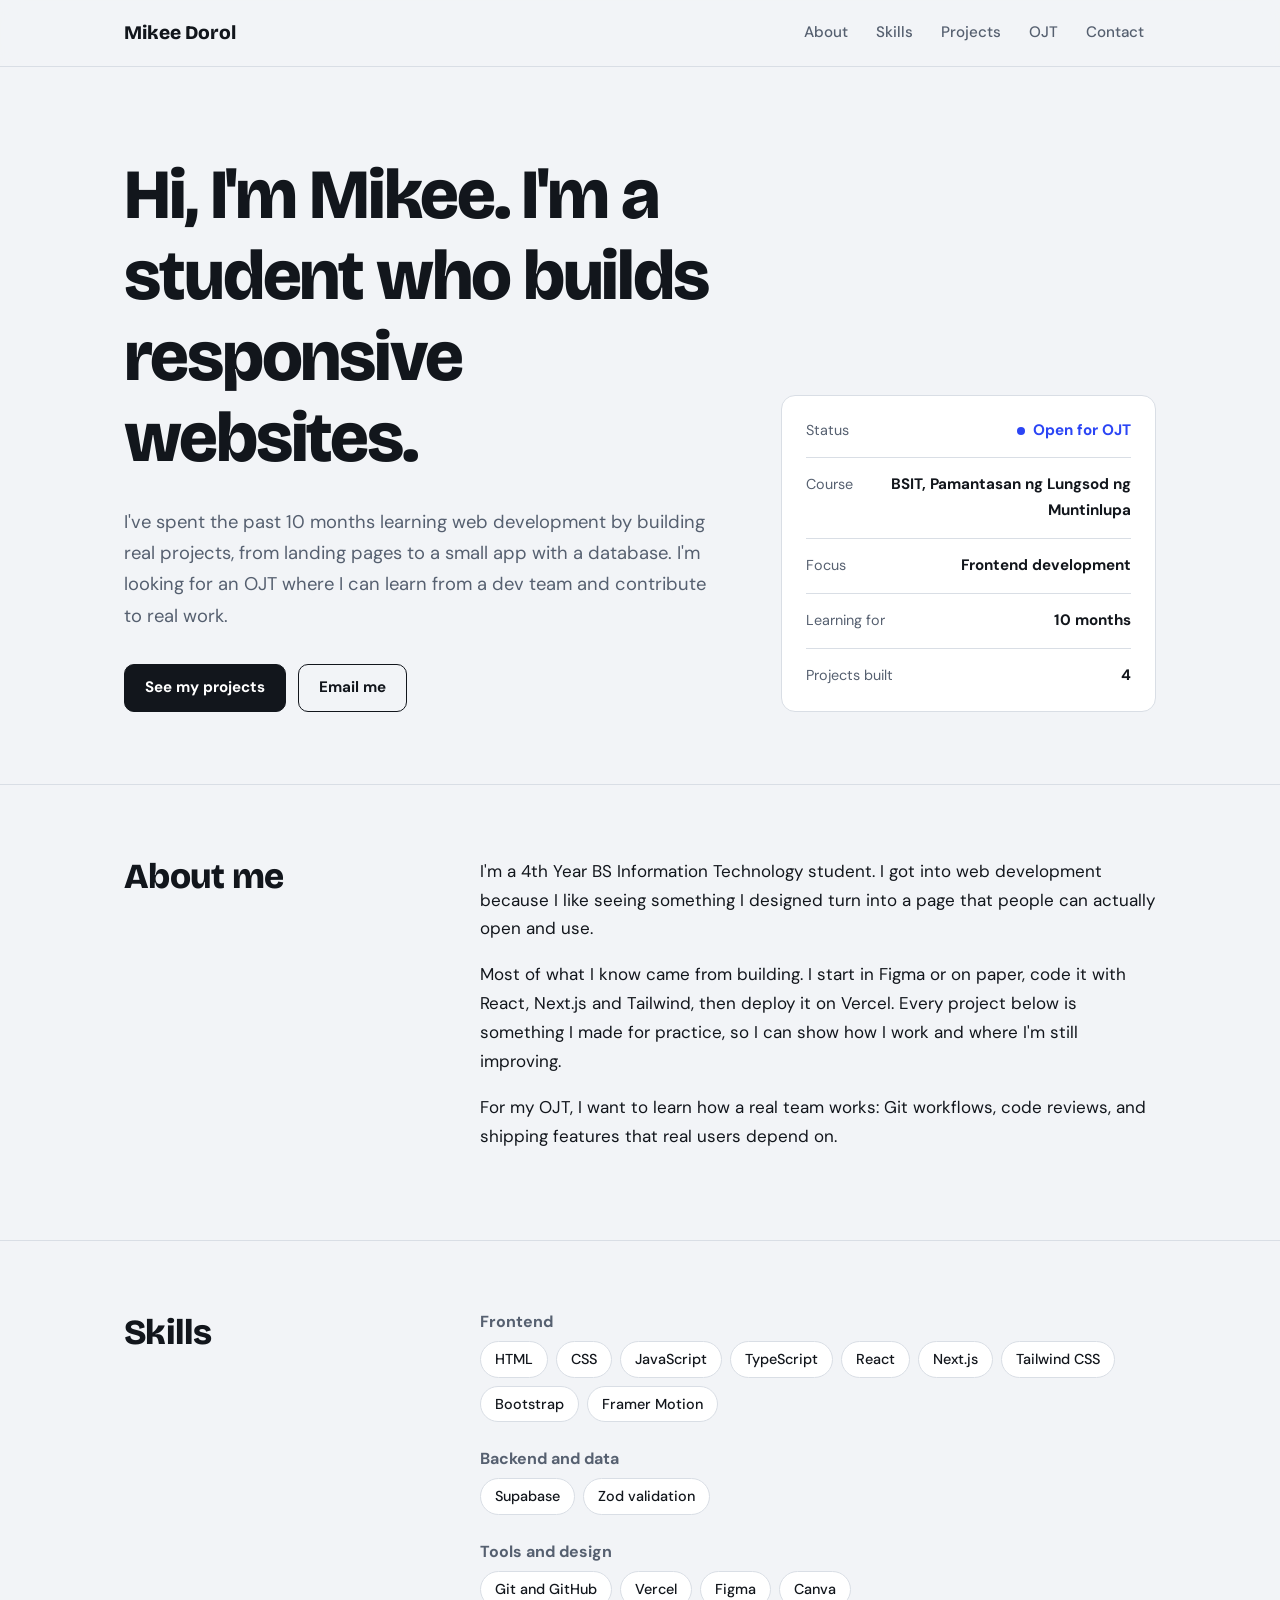
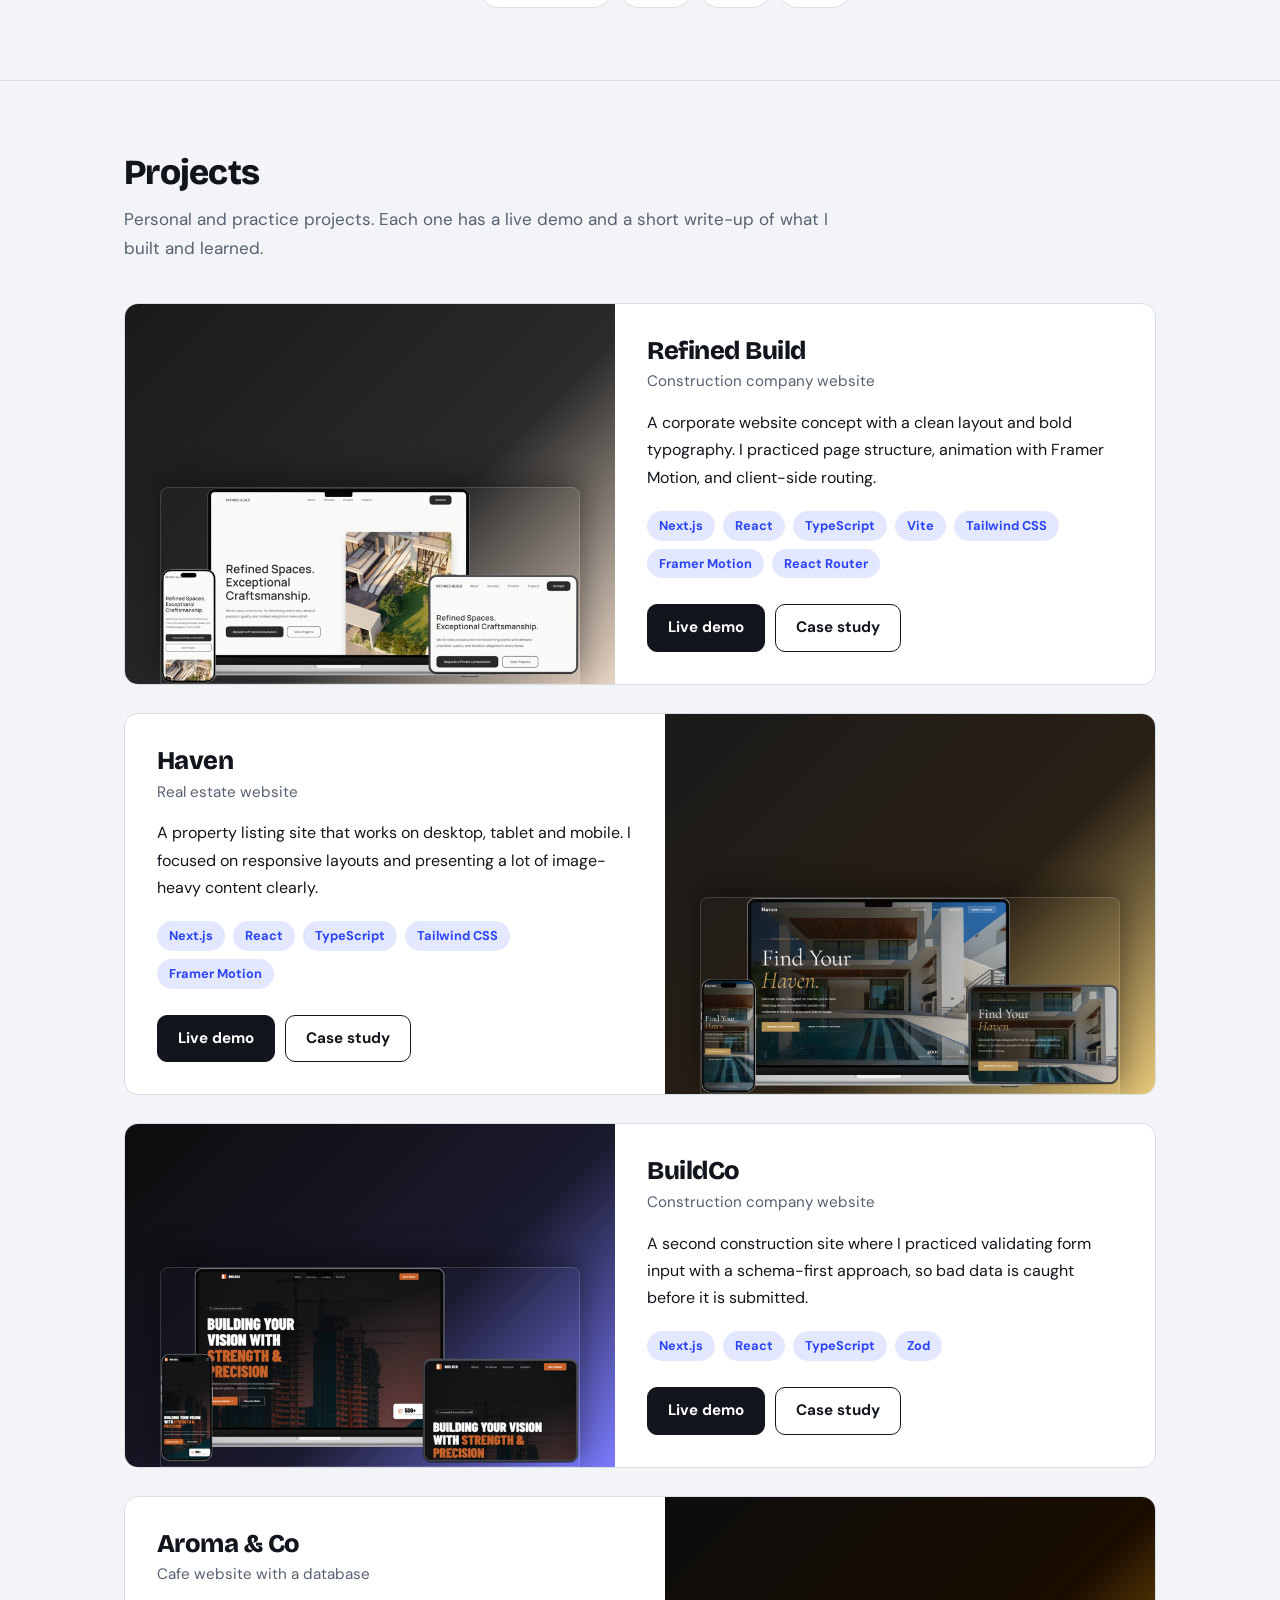
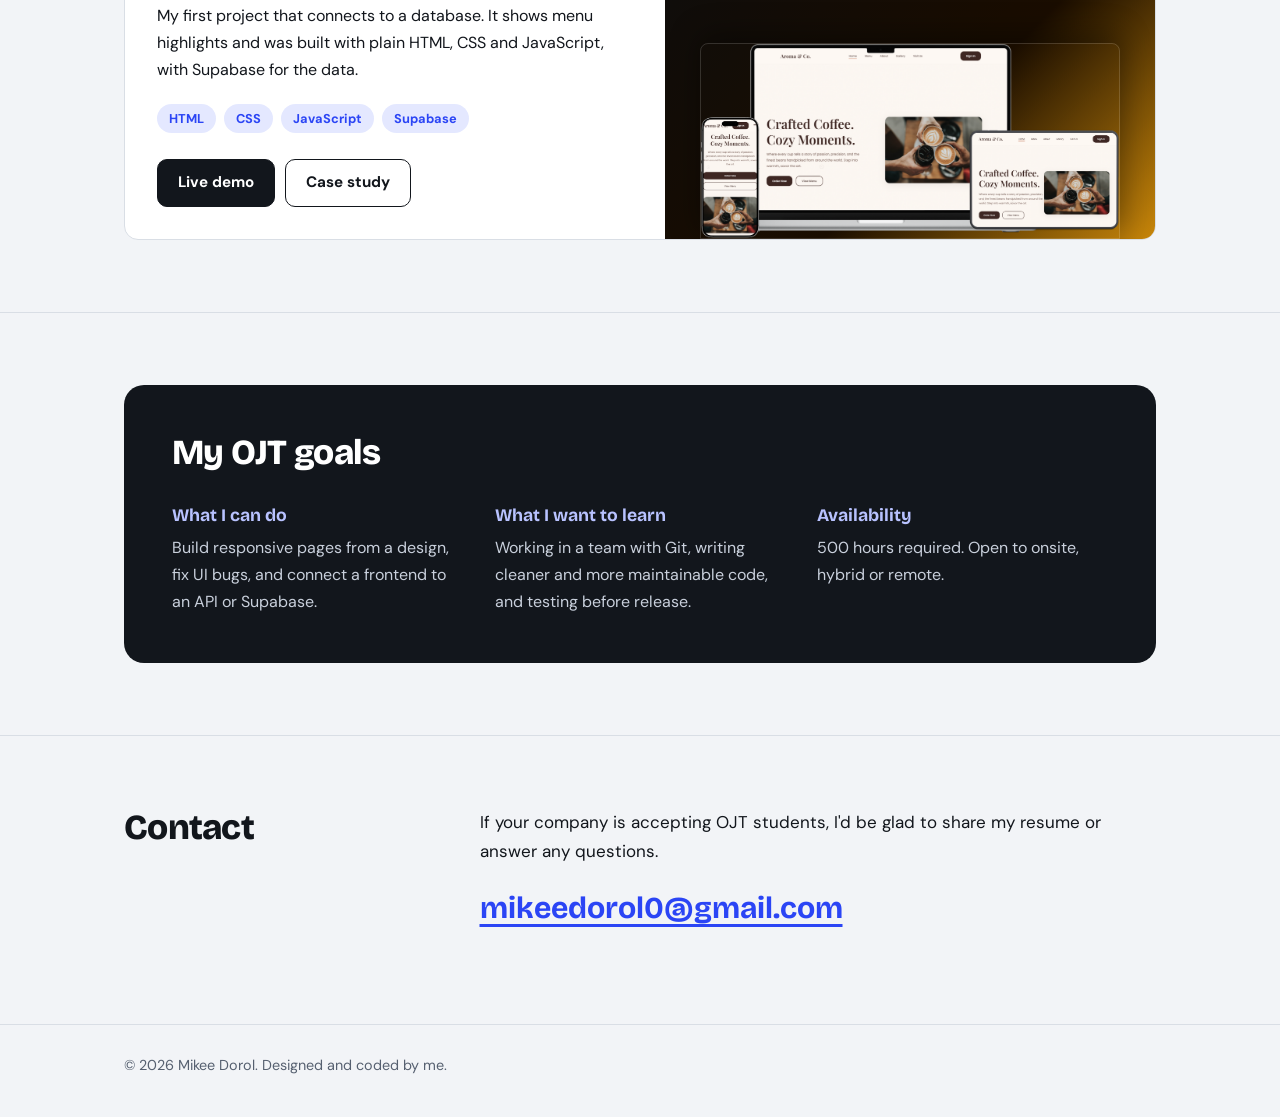
<file: index.html>
<!DOCTYPE html>
<html lang="en">
<head>
  <meta charset="UTF-8" />
  <meta name="viewport" content="width=device-width, initial-scale=1.0" />
  <title>Mikee Dorol | Student Web Developer</title>
  <meta name="description" content="Portfolio of Mikee Dorol, a student web developer looking for an OJT placement." />
  <link rel="preconnect" href="https://fonts.googleapis.com" />
  <link rel="preconnect" href="https://fonts.gstatic.com" crossorigin />
  <link href="https://fonts.googleapis.com/css2?family=Bricolage+Grotesque:opsz,wght@12..96,500;12..96,700;12..96,800&family=DM+Sans:wght@400;500;700&display=swap" rel="stylesheet" />
  <link rel="stylesheet" href="style.css" />
</head>
<body>

  <header class="site-header">
    <div class="wrap header-inner">
      <a href="#home" class="brand">Mikee Dorol</a>
      <nav class="nav" aria-label="Main">
        <a href="#about">About</a>
        <a href="#skills">Skills</a>
        <a href="#projects">Projects</a>
        <a href="#ojt">OJT</a>
        <a href="#contact">Contact</a>
      </nav>
    </div>
  </header>

  <main>
    <!-- HERO -->
    <section id="home" class="hero">
      <div class="wrap hero-grid">
        <div>
          <h1>Hi, I'm Mikee. I'm a student who builds responsive websites.</h1>
          <p class="lead">
            I've spent the past 10 months learning web development by building real projects, from
            landing pages to a small app with a database. I'm looking for an OJT where I can learn
            from a dev team and contribute to real work.
          </p>
          <div class="actions">
            <a href="#projects" class="btn btn-primary">See my projects</a>
            <a href="mailto:mikeedorol0@gmail.com" class="btn btn-ghost">Email me</a>
          </div>
        </div>

        <dl class="facts">
          <div><dt>Status</dt><dd class="status">Open for OJT</dd></div>
          <div><dt>Course</dt><dd>BSIT, Pamantasan ng Lungsod ng Muntinlupa</dd></div>
          <div><dt>Focus</dt><dd>Frontend development</dd></div>
          <div><dt>Learning for</dt><dd>10 months</dd></div>
          <div><dt>Projects built</dt><dd>4</dd></div>
        </dl>
      </div>
    </section>

    <!-- ABOUT -->
    <section id="about" class="section">
      <div class="wrap split">
        <h2>About me</h2>
        <div class="prose">
          <p>
            I'm a 4th Year BS Information Technology student. I got into web development because I like seeing
            something I designed turn into a page that people can actually open and use.
          </p>
          <p>
            Most of what I know came from building. I start in Figma or on paper, code it with
            React, Next.js and Tailwind, then deploy it on Vercel. Every project below is something I
            made for practice, so I can show how I work and where I'm still improving.
          </p>
          <p>
            For my OJT, I want to learn how a real team works: Git workflows, code reviews, and
            shipping features that real users depend on.
          </p>
        </div>
      </div>
    </section>

    <!-- SKILLS -->
    <section id="skills" class="section">
      <div class="wrap split">
        <h2>Skills</h2>
        <div class="skills">
          <div>
            <h3>Frontend</h3>
            <ul class="tags">
              <li>HTML</li><li>CSS</li><li>JavaScript</li><li>TypeScript</li>
              <li>React</li><li>Next.js</li><li>Tailwind CSS</li><li>Bootstrap</li><li>Framer Motion</li>
            </ul>
          </div>
          <div>
            <h3>Backend and data</h3>
            <ul class="tags">
              <li>Supabase</li><li>Zod validation</li>
            </ul>
          </div>
          <div>
            <h3>Tools and design</h3>
            <ul class="tags">
              <li>Git and GitHub</li><li>Vercel</li><li>Figma</li><li>Canva</li>
            </ul>
          </div>
        </div>
      </div>
    </section>

    <!-- PROJECTS -->
    <section id="projects" class="section">
      <div class="wrap">
        <h2>Projects</h2>
        <p class="section-note">Personal and practice projects. Each one has a live demo and a short write-up of what I built and learned.</p>

        <div class="projects">

          <article class="project">
            <div class="shot" style="background: linear-gradient(135deg, #1a1a1a 0%, #2a2a2a 60%, #e8d5c4 100%);">
              <img src="./images/refinedbuild.png" alt="Refined Build construction website" loading="lazy" />
            </div>
            <div class="project-body">
              <h3>Refined Build</h3>
              <p class="kind">Construction company website</p>
              <p>A corporate website concept with a clean layout and bold typography. I practiced page structure, animation with Framer Motion, and client-side routing.</p>
              <ul class="tags tags-sm">
                <li>Next.js</li><li>React</li><li>TypeScript</li><li>Vite</li><li>Tailwind CSS</li><li>Framer Motion</li><li>React Router</li>
              </ul>
              <div class="links">
                <a href="https://refined-build.vercel.app/" target="_blank" rel="noopener" class="btn btn-primary">Live demo</a>
                <a href="./case-study/refined-build.html" class="btn btn-ghost">Case study</a>
              </div>
            </div>
          </article>

          <article class="project">
            <div class="shot" style="background: linear-gradient(135deg, #1a1a1a 0%, #2a2015 60%, #e8c97a 100%);">
              <img src="./images/haven.png" alt="Haven real estate website" loading="lazy" />
            </div>
            <div class="project-body">
              <h3>Haven</h3>
              <p class="kind">Real estate website</p>
              <p>A property listing site that works on desktop, tablet and mobile. I focused on responsive layouts and presenting a lot of image-heavy content clearly.</p>
              <ul class="tags tags-sm">
                <li>Next.js</li><li>React</li><li>TypeScript</li><li>Tailwind CSS</li><li>Framer Motion</li>
              </ul>
              <div class="links">
                <a href="https://haven-real-estate-beta.vercel.app/" target="_blank" rel="noopener" class="btn btn-primary">Live demo</a>
                <a href="./case-study/haven.html" class="btn btn-ghost">Case study</a>
              </div>
            </div>
          </article>

          <article class="project">
            <div class="shot" style="background: linear-gradient(135deg, #0d0d0d 0%, #1a1a2e 60%, #7c7cff 100%);">
              <img src="./images/b.png" alt="Construction company website" loading="lazy" />
            </div>
            <div class="project-body">
              <h3>BuildCo</h3>
              <p class="kind">Construction company website</p>
              <p>A second construction site where I practiced validating form input with a schema-first approach, so bad data is caught before it is submitted.</p>
              <ul class="tags tags-sm">
                <li>Next.js</li><li>React</li><li>TypeScript</li><li>Zod</li>
              </ul>
              <div class="links">
                <a href="https://construction-site-green.vercel.app/" target="_blank" rel="noopener" class="btn btn-primary">Live demo</a>
                <a href="./case-study/buildco.html" class="btn btn-ghost">Case study</a>
              </div>
            </div>
          </article>

          <article class="project">
            <div class="shot" style="background: linear-gradient(135deg, #0d0d0d 0%, #1a0d00 60%, #c8860a 100%);">
              <img src="./images/aroma-co.png" alt="Aroma and Co cafe website" loading="lazy" />
            </div>
            <div class="project-body">
              <h3>Aroma &amp; Co</h3>
              <p class="kind">Cafe website with a database</p>
              <p>My first project that connects to a database. It shows menu highlights and was built with plain HTML, CSS and JavaScript, with Supabase for the data.</p>
              <ul class="tags tags-sm">
                <li>HTML</li><li>CSS</li><li>JavaScript</li><li>Supabase</li>
              </ul>
              <div class="links">
                <a href="https://aroma-co.vercel.app/" target="_blank" rel="noopener" class="btn btn-primary">Live demo</a>
                <a href="./case-study/aromaco.html" class="btn btn-ghost">Case study</a>
              </div>
            </div>
          </article>

        </div>
      </div>
    </section>

    <!-- OJT -->
    <section id="ojt" class="section">
      <div class="wrap">
        <div class="ojt">
          <h2>My OJT goals</h2>
          <div class="ojt-grid">
            <div>
              <h3>What I can do</h3>
              <p>Build responsive pages from a design, fix UI bugs, and connect a frontend to an API or Supabase.</p>
            </div>
            <div>
              <h3>What I want to learn</h3>
              <p>Working in a team with Git, writing cleaner and more maintainable code, and testing before release.</p>
            </div>
            <div>
              <h3>Availability</h3>
              <p>500 hours required. Open to onsite, hybrid or remote.</p>
            </div>
          </div>
        </div>
      </div>
    </section>

    <!-- CONTACT -->
    <section id="contact" class="section">
      <div class="wrap split">
        <h2>Contact</h2>
        <div class="prose">
          <p>If your company is accepting OJT students, I'd be glad to share my resume or answer any questions.</p>
          <p><a class="email" href="mailto:mikeedorol0@gmail.com">mikeedorol0@gmail.com</a></p>
        </div>
      </div>
    </section>
  </main>

  <footer class="footer">
    <div class="wrap">© 2026 Mikee Dorol. Designed and coded by me.</div>
  </footer>

</body>
</html>
</file>
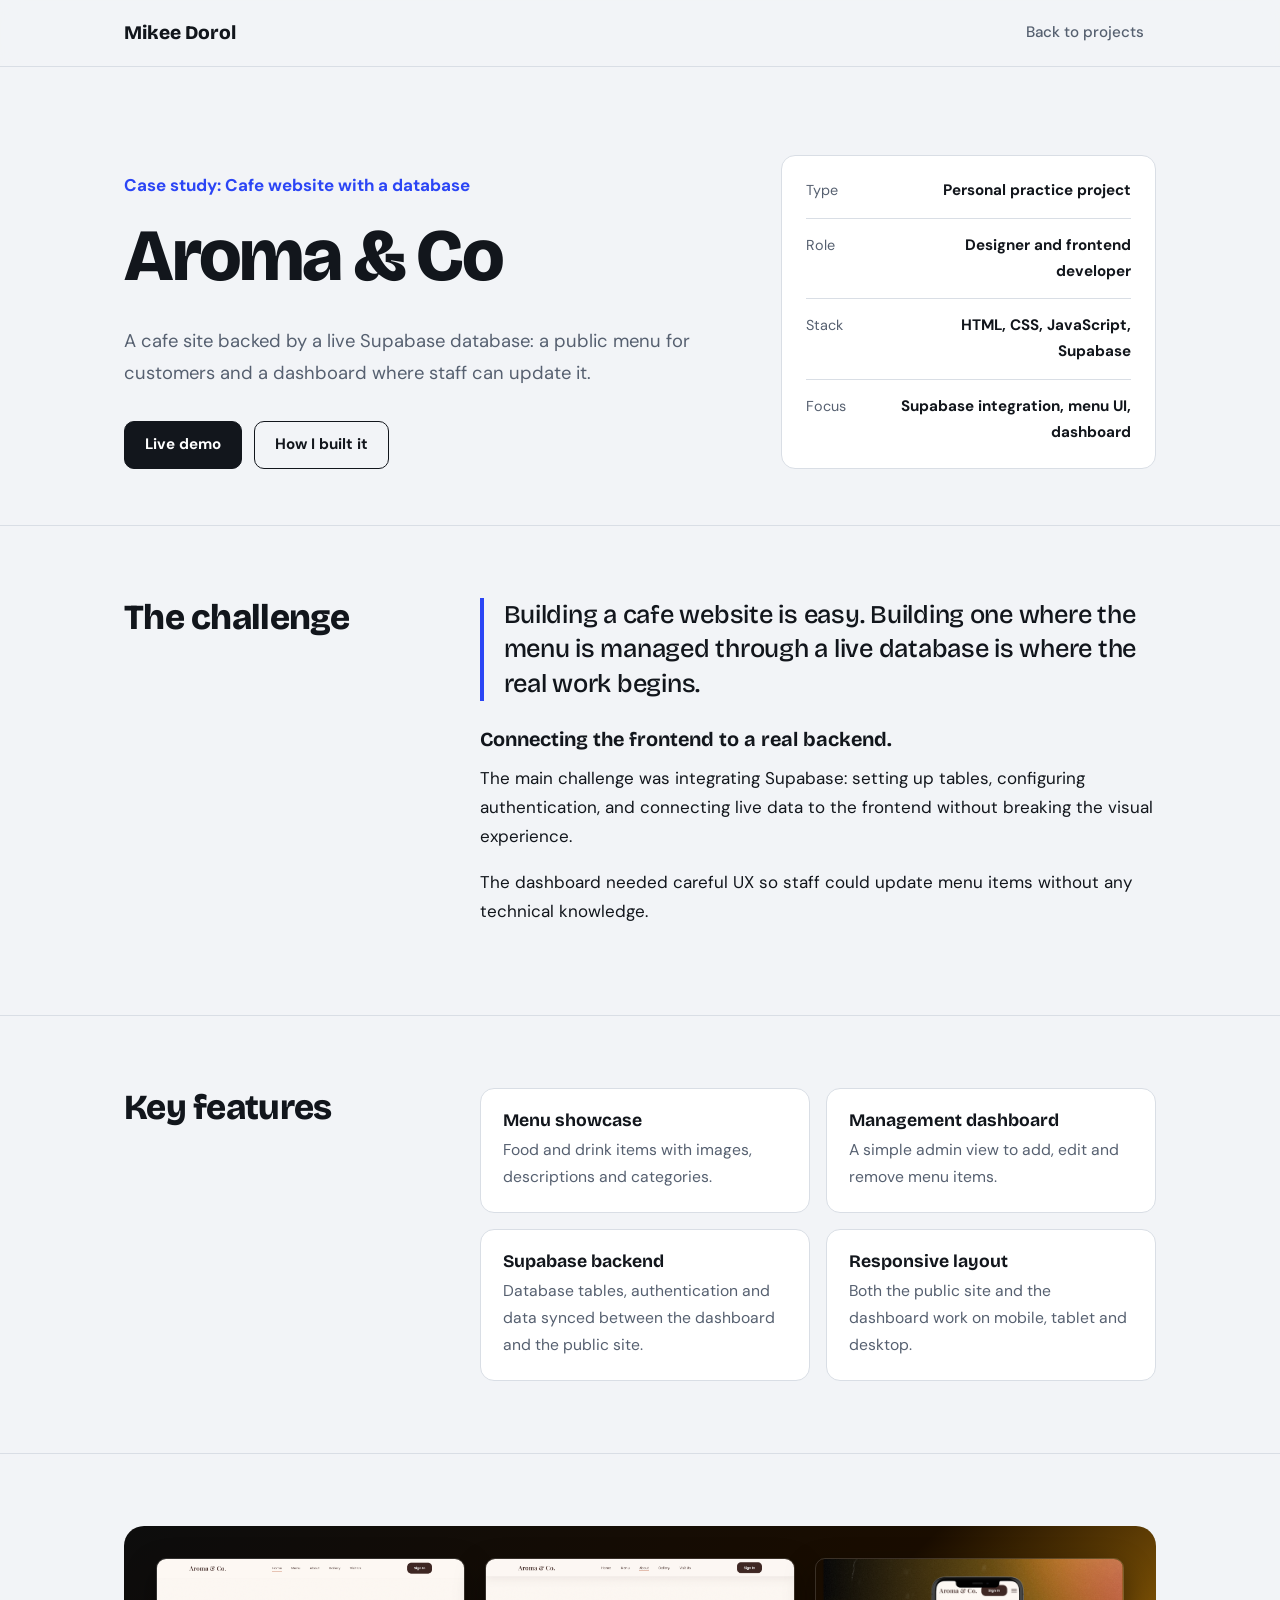
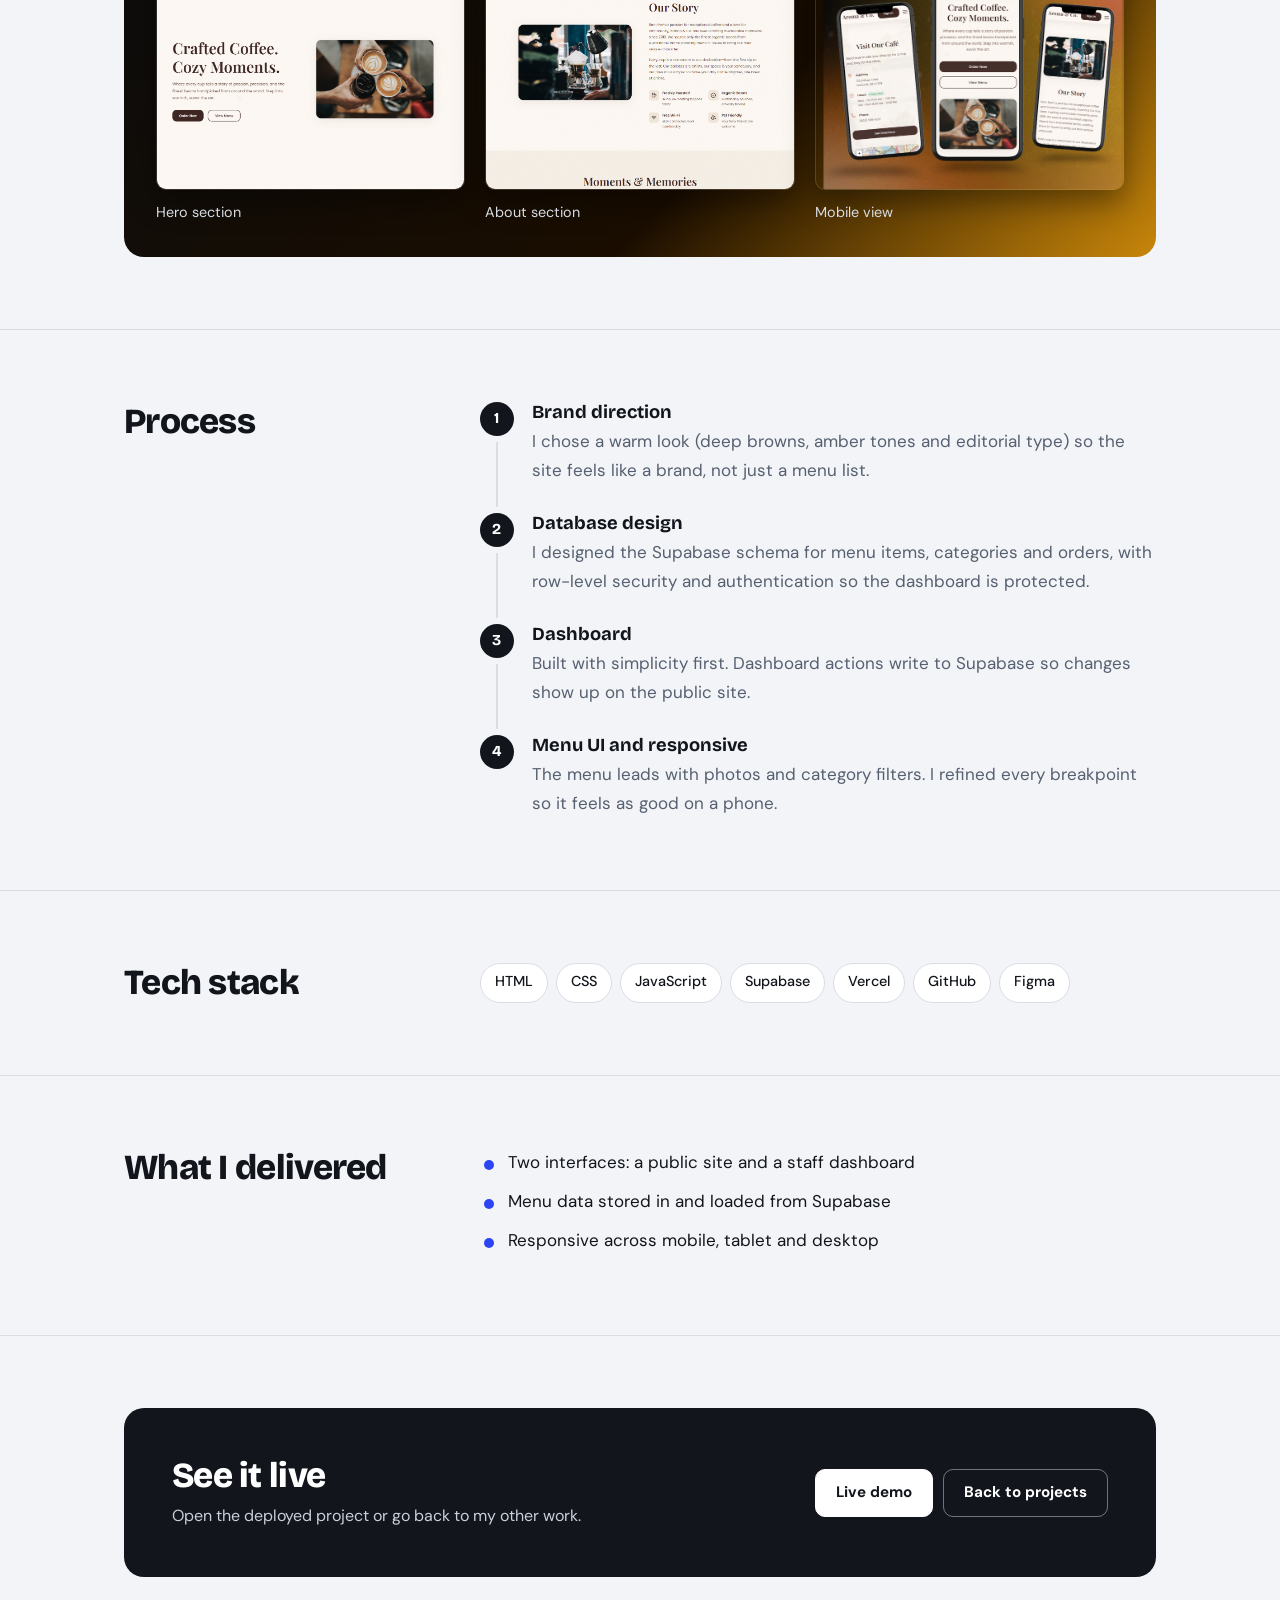
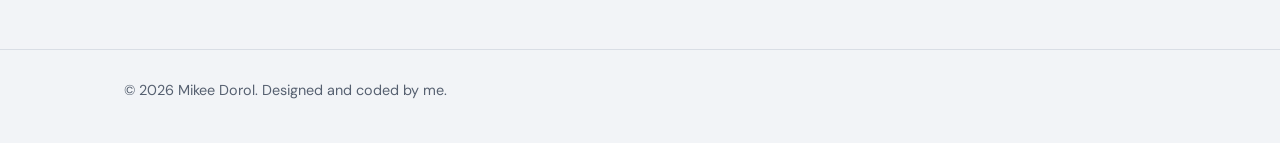
<file: case-study/aromaco.html>
<!DOCTYPE html>
<html lang="en">
<head>
  <meta charset="UTF-8" />
  <meta name="viewport" content="width=device-width, initial-scale=1.0" />
  <title>Aroma & Co | Case study | Mikee Dorol</title>
  <link rel="preconnect" href="https://fonts.googleapis.com" />
  <link rel="preconnect" href="https://fonts.gstatic.com" crossorigin />
  <link href="https://fonts.googleapis.com/css2?family=Bricolage+Grotesque:opsz,wght@12..96,500;12..96,700;12..96,800&family=DM+Sans:wght@400;500;700&display=swap" rel="stylesheet" />
  <link rel="stylesheet" href="../style.css" />
  <link rel="stylesheet" href="../case-study.css" />
</head>
<body>
  <header class="site-header">
    <div class="wrap header-inner">
      <a href="../index.html" class="brand">Mikee Dorol</a>
      <a href="../index.html#projects" class="back">Back to projects</a>
    </div>
  </header>

  <main>
    <section class="hero cs-hero">
      <div class="wrap hero-grid">
        <div>
          <p class="cs-kind">Case study: Cafe website with a database</p>
          <h1>Aroma &amp; Co</h1>
          <p class="lead">A cafe site backed by a live Supabase database: a public menu for customers and a dashboard where staff can update it.</p>
          <div class="actions">
            <a href="https://aroma-co.vercel.app/" target="_blank" rel="noopener" class="btn btn-primary">Live demo</a>
            <a href="#process" class="btn btn-ghost">How I built it</a>
          </div>
        </div>
        <dl class="facts">
          <div><dt>Type</dt><dd>Personal practice project</dd></div>
          <div><dt>Role</dt><dd>Designer and frontend developer</dd></div>
          <div><dt>Stack</dt><dd>HTML, CSS, JavaScript, Supabase</dd></div>
          <div><dt>Focus</dt><dd>Supabase integration, menu UI, dashboard</dd></div>
        </dl>
      </div>
    </section>

    <section class="section">
      <div class="wrap split">
        <h2>The challenge</h2>
        <div class="prose">
          <p class="quote">Building a cafe website is easy. Building one where the menu is managed through a live database is where the real work begins.</p>
          <h3 style="margin-bottom:12px">Connecting the frontend to a real backend.</h3>
          <p>The main challenge was integrating Supabase: setting up tables, configuring authentication, and connecting live data to the frontend without breaking the visual experience.</p><p>The dashboard needed careful UX so staff could update menu items without any technical knowledge.</p>
        </div>
      </div>
    </section>

    <section class="section"><div class="wrap split"><h2>Key features</h2><div class="feature-list"><article><h3>Menu showcase</h3><p>Food and drink items with images, descriptions and categories.</p></article><article><h3>Management dashboard</h3><p>A simple admin view to add, edit and remove menu items.</p></article><article><h3>Supabase backend</h3><p>Database tables, authentication and data synced between the dashboard and the public site.</p></article><article><h3>Responsive layout</h3><p>Both the public site and the dashboard work on mobile, tablet and desktop.</p></article></div></div></section>
    <section class="section">
      <div class="wrap">
        <div class="shots-band" style="background:linear-gradient(135deg,#0d0d0d 0%,#1a0d00 60%,#c8860a 100%)"><div class="shots"><figure><img src="../images/hero-img-aroma.png" alt="Aroma &amp; Co hero section" loading="lazy" onerror="this.closest('figure').remove()" /><figcaption>Hero section</figcaption></figure><figure><img src="../images/about-img-aroma.png" alt="Aroma &amp; Co about section" loading="lazy" onerror="this.closest('figure').remove()" /><figcaption>About section</figcaption></figure><figure><img src="../images/aroma-mobile-ver.png" alt="Aroma &amp; Co mobile view" loading="lazy" onerror="this.closest('figure').remove()" /><figcaption>Mobile view</figcaption></figure></div></div>
      </div>
    </section>

    <section id="process" class="section">
      <div class="wrap split"><h2>Process</h2><ol class="steps"><li><h3>Brand direction</h3><p>I chose a warm look (deep browns, amber tones and editorial type) so the site feels like a brand, not just a menu list.</p></li><li><h3>Database design</h3><p>I designed the Supabase schema for menu items, categories and orders, with row-level security and authentication so the dashboard is protected.</p></li><li><h3>Dashboard</h3><p>Built with simplicity first. Dashboard actions write to Supabase so changes show up on the public site.</p></li><li><h3>Menu UI and responsive</h3><p>The menu leads with photos and category filters. I refined every breakpoint so it feels as good on a phone.</p></li></ol></div>
    </section>

    <section class="section">
      <div class="wrap split"><h2>Tech stack</h2><ul class="tags"><li>HTML</li><li>CSS</li><li>JavaScript</li><li>Supabase</li><li>Vercel</li><li>GitHub</li><li>Figma</li></ul></div>
    </section>

    <section class="section">
      <div class="wrap split"><h2>What I delivered</h2><ul class="outcome"><li>Two interfaces: a public site and a staff dashboard</li><li>Menu data stored in and loaded from Supabase</li><li>Responsive across mobile, tablet and desktop</li></ul></div>
    </section>

    <section class="section cs-cta">
      <div class="wrap">
        <div class="ojt">
          <div><h2>See it live</h2><p>Open the deployed project or go back to my other work.</p></div>
          <div class="links">
            <a href="https://aroma-co.vercel.app/" target="_blank" rel="noopener" class="btn btn-primary">Live demo</a>
            <a href="../index.html#projects" class="btn btn-ghost">Back to projects</a>
          </div>
        </div>
      </div>
    </section>
  </main>

  <footer class="footer"><div class="wrap">© 2026 Mikee Dorol. Designed and coded by me.</div></footer>
</body>
</html>
</file>
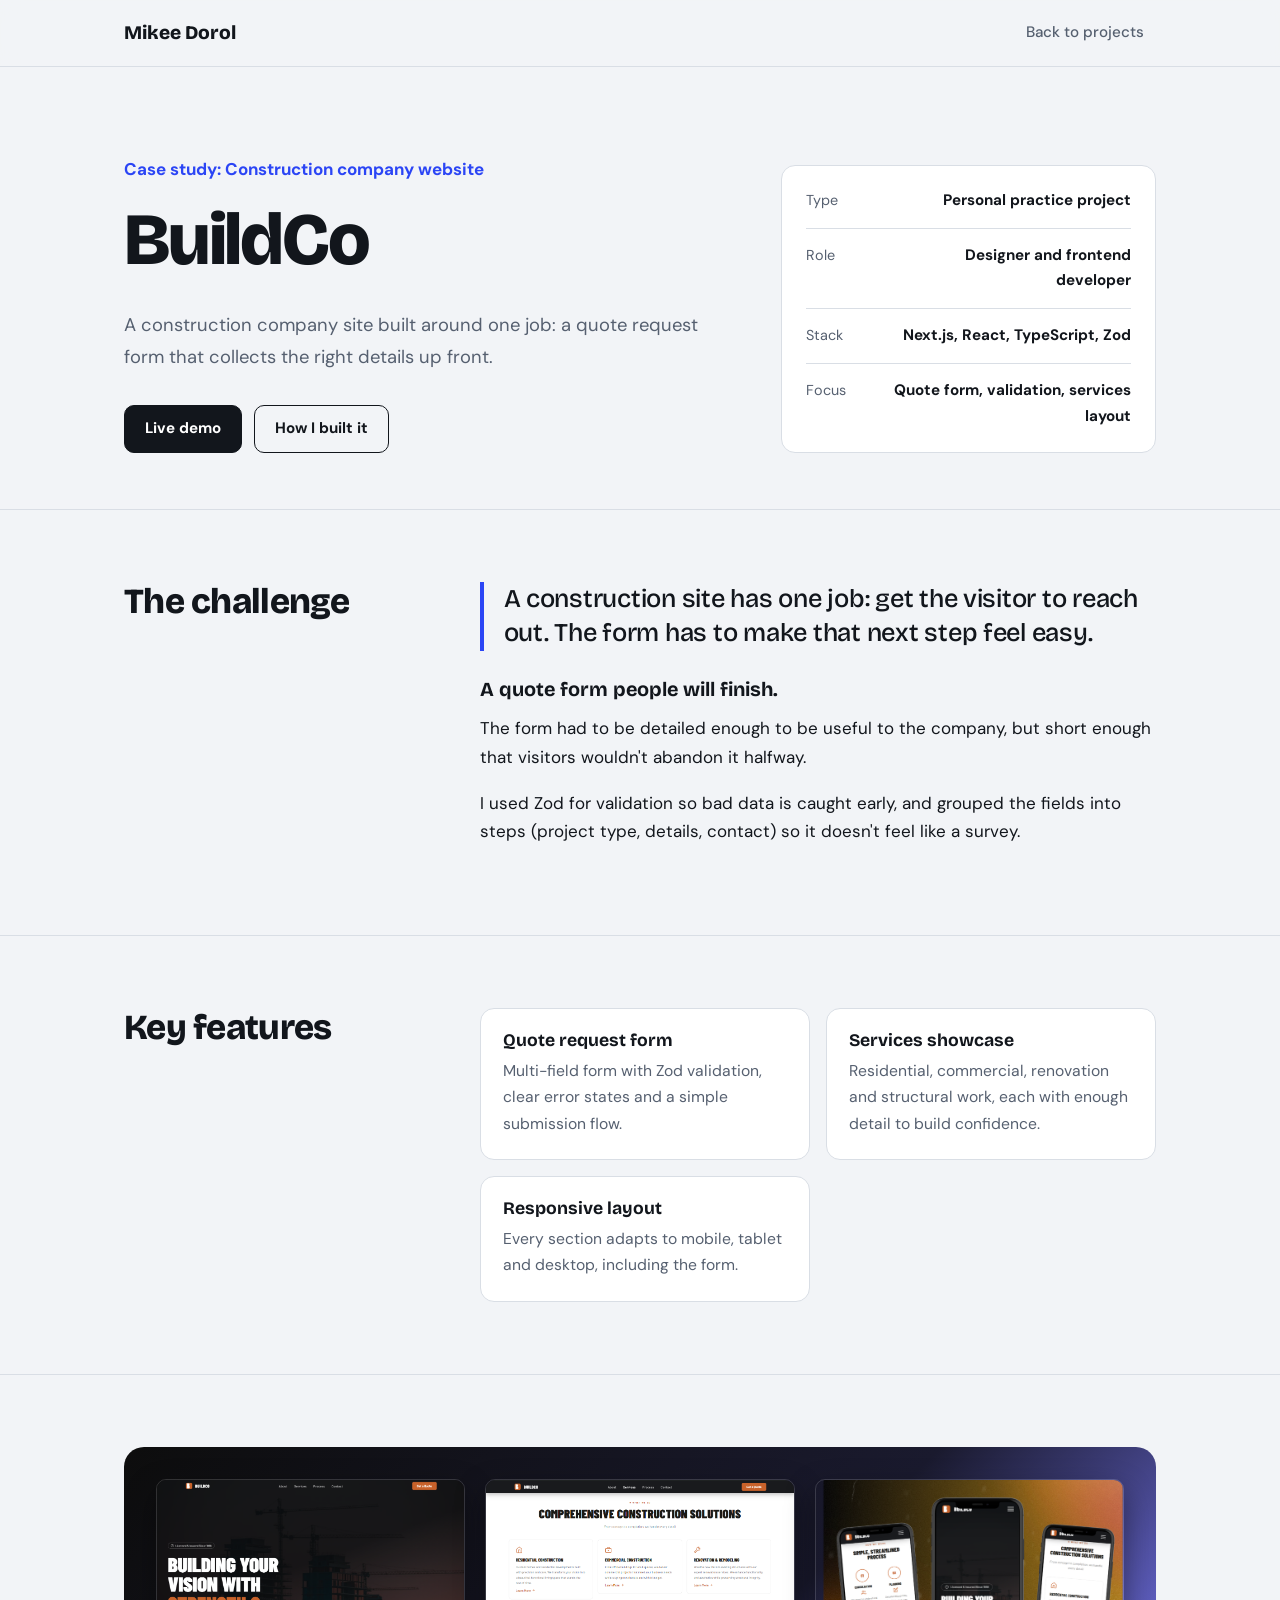
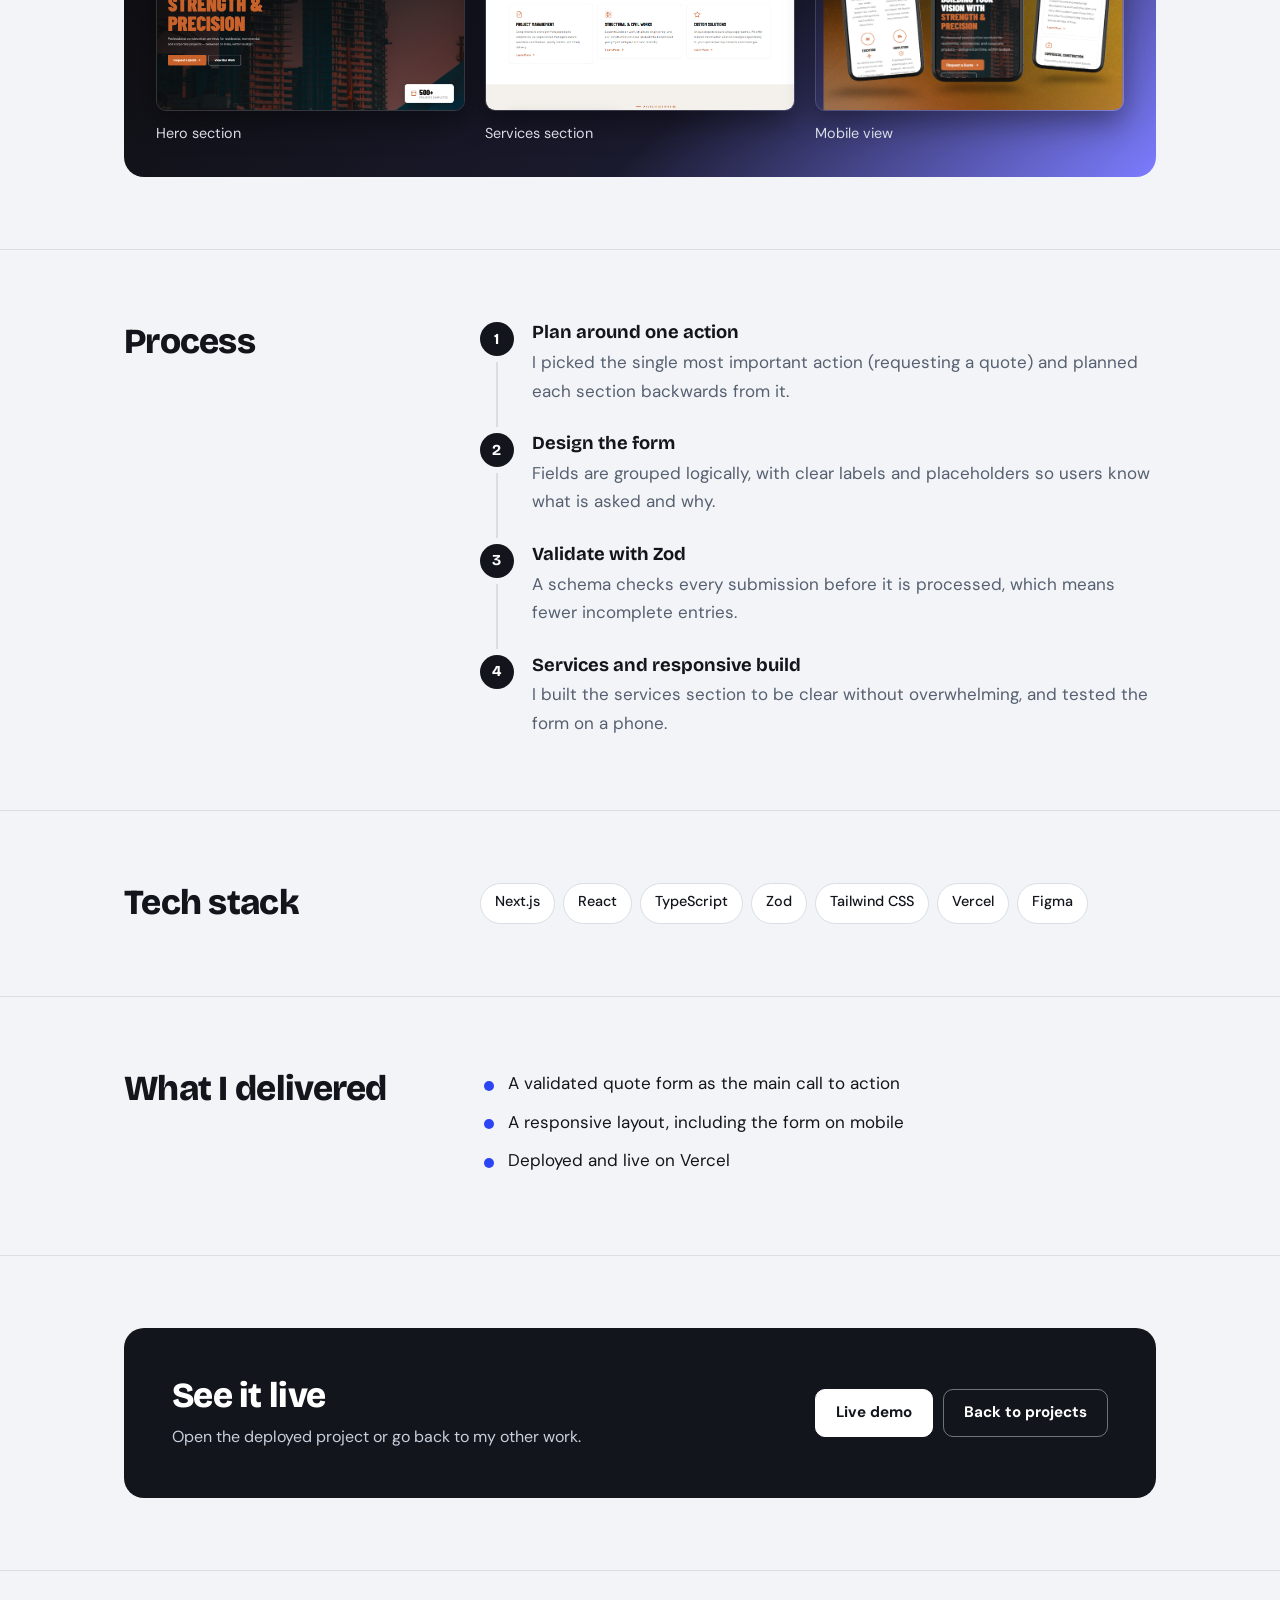
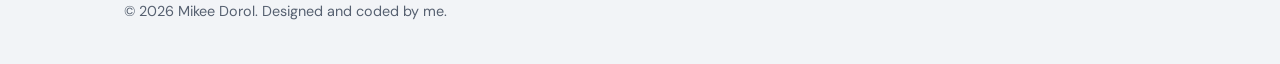
<file: case-study/buildco.html>
<!DOCTYPE html>
<html lang="en">
<head>
  <meta charset="UTF-8" />
  <meta name="viewport" content="width=device-width, initial-scale=1.0" />
  <title>BuildCo | Case study | Mikee Dorol</title>
  <link rel="preconnect" href="https://fonts.googleapis.com" />
  <link rel="preconnect" href="https://fonts.gstatic.com" crossorigin />
  <link href="https://fonts.googleapis.com/css2?family=Bricolage+Grotesque:opsz,wght@12..96,500;12..96,700;12..96,800&family=DM+Sans:wght@400;500;700&display=swap" rel="stylesheet" />
  <link rel="stylesheet" href="../style.css" />
  <link rel="stylesheet" href="../case-study.css" />
</head>
<body>
  <header class="site-header">
    <div class="wrap header-inner">
      <a href="../index.html" class="brand">Mikee Dorol</a>
      <a href="../index.html#projects" class="back">Back to projects</a>
    </div>
  </header>

  <main>
    <section class="hero cs-hero">
      <div class="wrap hero-grid">
        <div>
          <p class="cs-kind">Case study: Construction company website</p>
          <h1>BuildCo</h1>
          <p class="lead">A construction company site built around one job: a quote request form that collects the right details up front.</p>
          <div class="actions">
            <a href="https://construction-site-green.vercel.app/" target="_blank" rel="noopener" class="btn btn-primary">Live demo</a>
            <a href="#process" class="btn btn-ghost">How I built it</a>
          </div>
        </div>
        <dl class="facts">
          <div><dt>Type</dt><dd>Personal practice project</dd></div>
          <div><dt>Role</dt><dd>Designer and frontend developer</dd></div>
          <div><dt>Stack</dt><dd>Next.js, React, TypeScript, Zod</dd></div>
          <div><dt>Focus</dt><dd>Quote form, validation, services layout</dd></div>
        </dl>
      </div>
    </section>

    <section class="section">
      <div class="wrap split">
        <h2>The challenge</h2>
        <div class="prose">
          <p class="quote">A construction site has one job: get the visitor to reach out. The form has to make that next step feel easy.</p>
          <h3 style="margin-bottom:12px">A quote form people will finish.</h3>
          <p>The form had to be detailed enough to be useful to the company, but short enough that visitors wouldn't abandon it halfway.</p><p>I used Zod for validation so bad data is caught early, and grouped the fields into steps (project type, details, contact) so it doesn't feel like a survey.</p>
        </div>
      </div>
    </section>

    <section class="section"><div class="wrap split"><h2>Key features</h2><div class="feature-list"><article><h3>Quote request form</h3><p>Multi-field form with Zod validation, clear error states and a simple submission flow.</p></article><article><h3>Services showcase</h3><p>Residential, commercial, renovation and structural work, each with enough detail to build confidence.</p></article><article><h3>Responsive layout</h3><p>Every section adapts to mobile, tablet and desktop, including the form.</p></article></div></div></section>
    <section class="section">
      <div class="wrap">
        <div class="shots-band" style="background:linear-gradient(135deg,#0d0d0d 0%,#1a1a2e 60%,#7c7cff 100%)"><div class="shots"><figure><img src="../images/hero-buildco-img.png" alt="BuildCo hero section" loading="lazy" onerror="this.closest('figure').remove()" /><figcaption>Hero section</figcaption></figure><figure><img src="../images/sevices-buildco-img.png" alt="BuildCo services section" loading="lazy" onerror="this.closest('figure').remove()" /><figcaption>Services section</figcaption></figure><figure><img src="../images/buildo-mobile-ver.png" alt="BuildCo mobile view" loading="lazy" onerror="this.closest('figure').remove()" /><figcaption>Mobile view</figcaption></figure></div></div>
      </div>
    </section>

    <section id="process" class="section">
      <div class="wrap split"><h2>Process</h2><ol class="steps"><li><h3>Plan around one action</h3><p>I picked the single most important action (requesting a quote) and planned each section backwards from it.</p></li><li><h3>Design the form</h3><p>Fields are grouped logically, with clear labels and placeholders so users know what is asked and why.</p></li><li><h3>Validate with Zod</h3><p>A schema checks every submission before it is processed, which means fewer incomplete entries.</p></li><li><h3>Services and responsive build</h3><p>I built the services section to be clear without overwhelming, and tested the form on a phone.</p></li></ol></div>
    </section>

    <section class="section">
      <div class="wrap split"><h2>Tech stack</h2><ul class="tags"><li>Next.js</li><li>React</li><li>TypeScript</li><li>Zod</li><li>Tailwind CSS</li><li>Vercel</li><li>Figma</li></ul></div>
    </section>

    <section class="section">
      <div class="wrap split"><h2>What I delivered</h2><ul class="outcome"><li>A validated quote form as the main call to action</li><li>A responsive layout, including the form on mobile</li><li>Deployed and live on Vercel</li></ul></div>
    </section>

    <section class="section cs-cta">
      <div class="wrap">
        <div class="ojt">
          <div><h2>See it live</h2><p>Open the deployed project or go back to my other work.</p></div>
          <div class="links">
            <a href="https://construction-site-green.vercel.app/" target="_blank" rel="noopener" class="btn btn-primary">Live demo</a>
            <a href="../index.html#projects" class="btn btn-ghost">Back to projects</a>
          </div>
        </div>
      </div>
    </section>
  </main>

  <footer class="footer"><div class="wrap">© 2026 Mikee Dorol. Designed and coded by me.</div></footer>
</body>
</html>
</file>
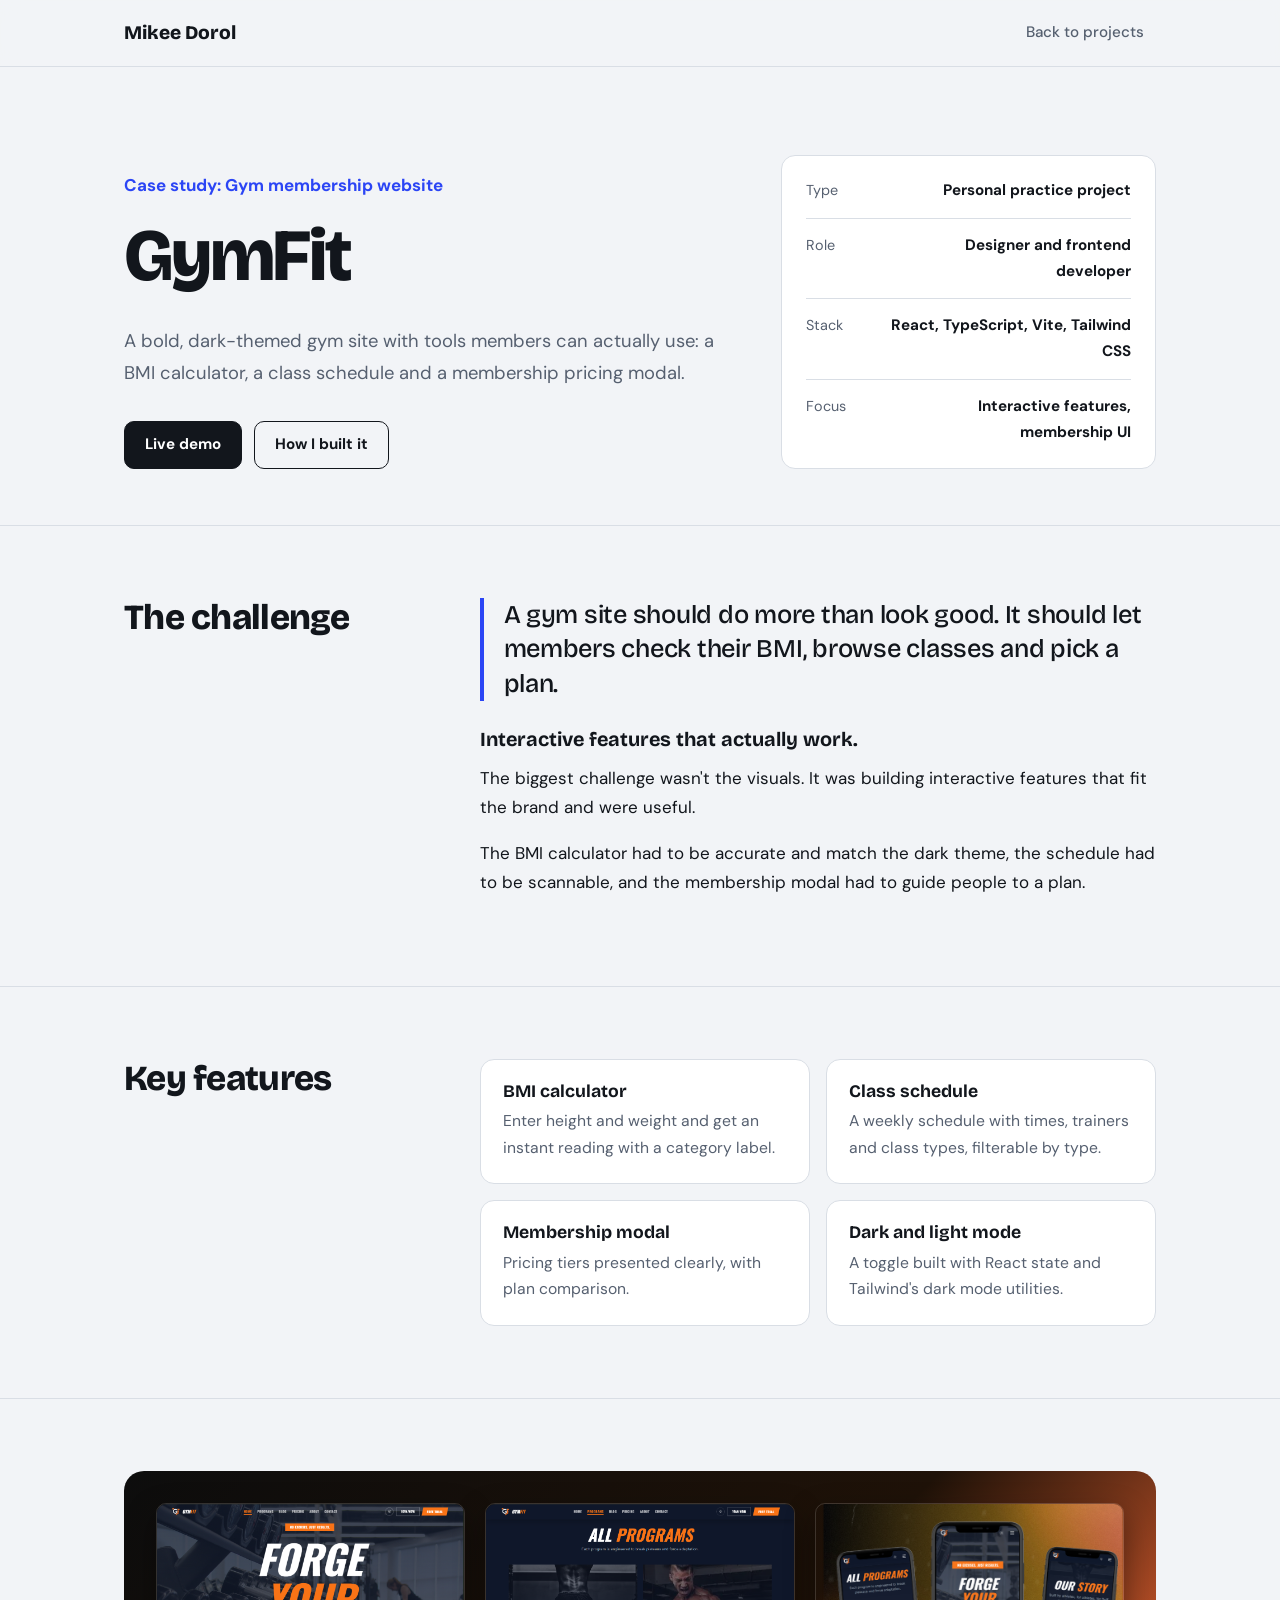
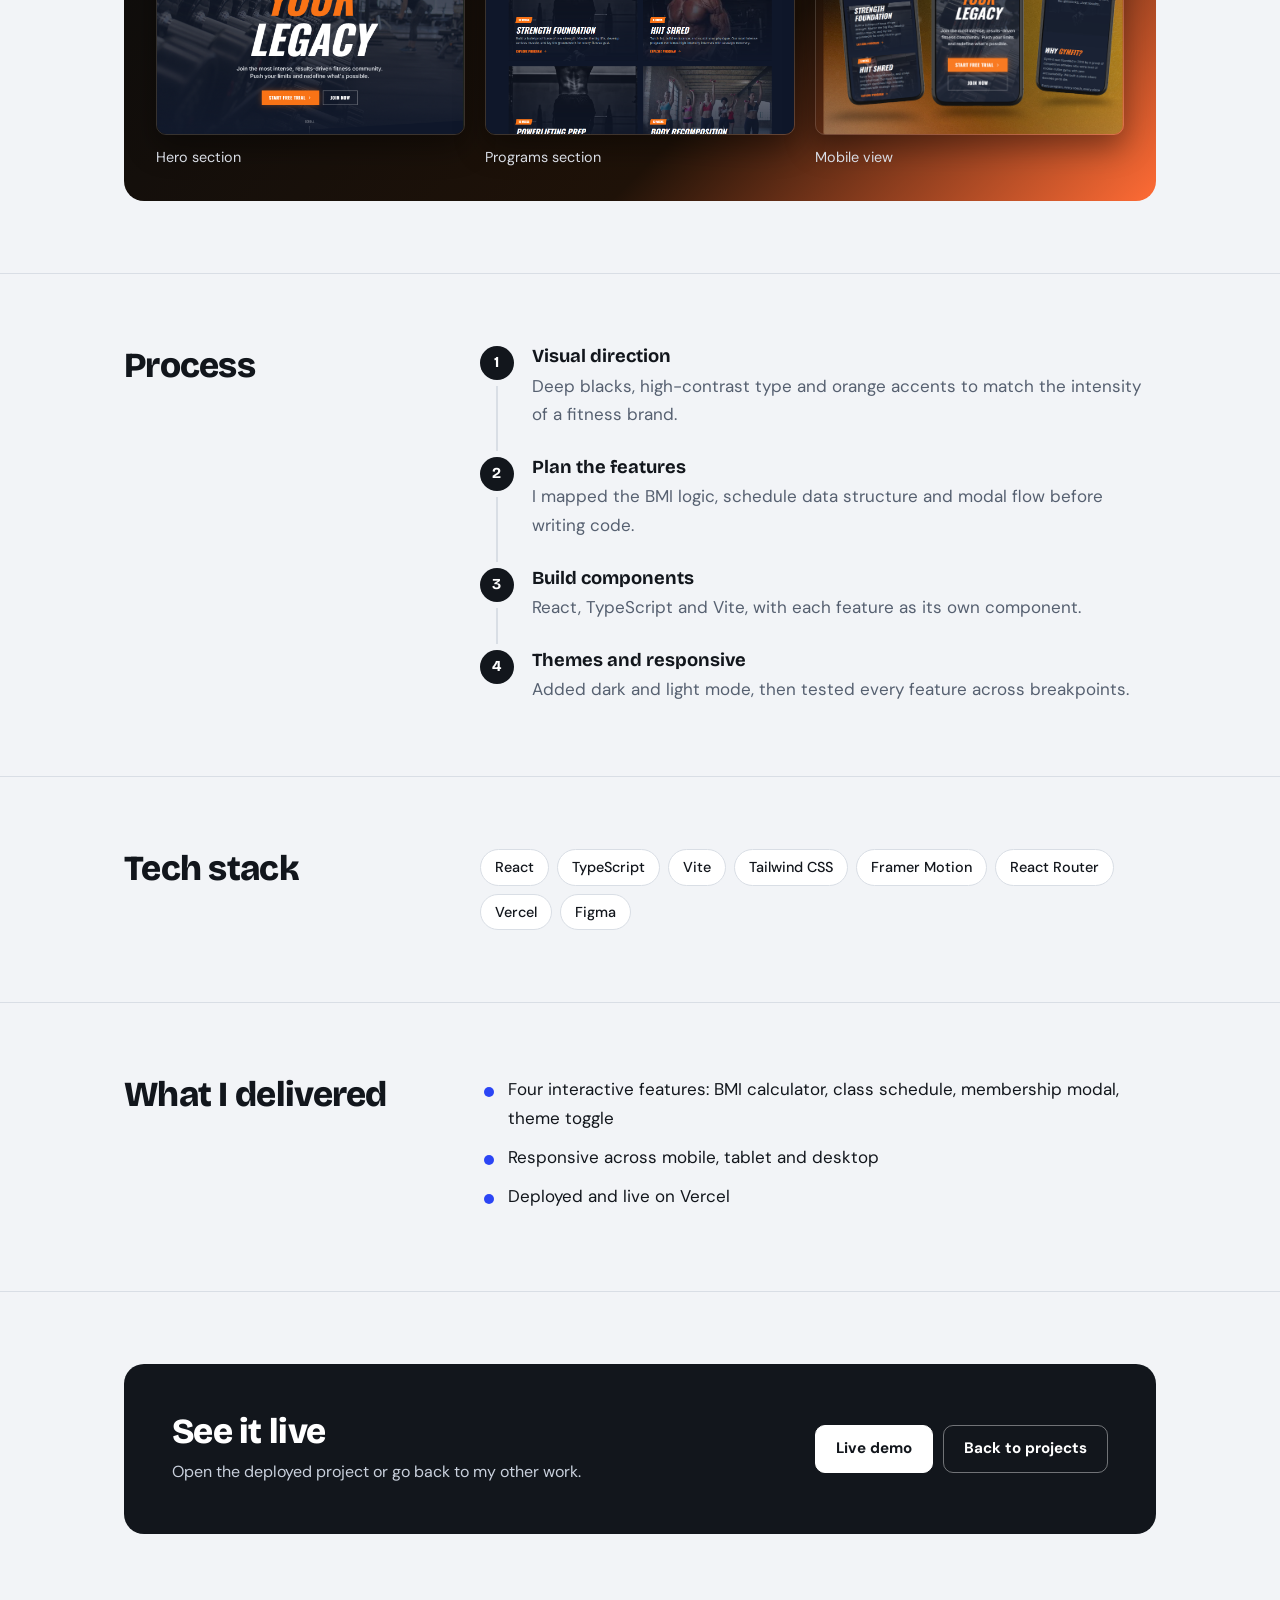
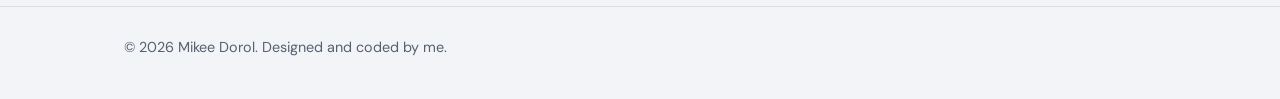
<file: case-study/gymfit.html>
<!DOCTYPE html>
<html lang="en">
<head>
  <meta charset="UTF-8" />
  <meta name="viewport" content="width=device-width, initial-scale=1.0" />
  <title>GymFit | Case study | Mikee Dorol</title>
  <link rel="preconnect" href="https://fonts.googleapis.com" />
  <link rel="preconnect" href="https://fonts.gstatic.com" crossorigin />
  <link href="https://fonts.googleapis.com/css2?family=Bricolage+Grotesque:opsz,wght@12..96,500;12..96,700;12..96,800&family=DM+Sans:wght@400;500;700&display=swap" rel="stylesheet" />
  <link rel="stylesheet" href="../style.css" />
  <link rel="stylesheet" href="../case-study.css" />
</head>
<body>
  <header class="site-header">
    <div class="wrap header-inner">
      <a href="../index.html" class="brand">Mikee Dorol</a>
      <a href="../index.html#projects" class="back">Back to projects</a>
    </div>
  </header>

  <main>
    <section class="hero cs-hero">
      <div class="wrap hero-grid">
        <div>
          <p class="cs-kind">Case study: Gym membership website</p>
          <h1>GymFit</h1>
          <p class="lead">A bold, dark-themed gym site with tools members can actually use: a BMI calculator, a class schedule and a membership pricing modal.</p>
          <div class="actions">
            <a href="https://gymfit-nextjs.vercel.app/" target="_blank" rel="noopener" class="btn btn-primary">Live demo</a>
            <a href="#process" class="btn btn-ghost">How I built it</a>
          </div>
        </div>
        <dl class="facts">
          <div><dt>Type</dt><dd>Personal practice project</dd></div>
          <div><dt>Role</dt><dd>Designer and frontend developer</dd></div>
          <div><dt>Stack</dt><dd>React, TypeScript, Vite, Tailwind CSS</dd></div>
          <div><dt>Focus</dt><dd>Interactive features, membership UI</dd></div>
        </dl>
      </div>
    </section>

    <section class="section">
      <div class="wrap split">
        <h2>The challenge</h2>
        <div class="prose">
          <p class="quote">A gym site should do more than look good. It should let members check their BMI, browse classes and pick a plan.</p>
          <h3 style="margin-bottom:12px">Interactive features that actually work.</h3>
          <p>The biggest challenge wasn't the visuals. It was building interactive features that fit the brand and were useful.</p><p>The BMI calculator had to be accurate and match the dark theme, the schedule had to be scannable, and the membership modal had to guide people to a plan.</p>
        </div>
      </div>
    </section>

    <section class="section"><div class="wrap split"><h2>Key features</h2><div class="feature-list"><article><h3>BMI calculator</h3><p>Enter height and weight and get an instant reading with a category label.</p></article><article><h3>Class schedule</h3><p>A weekly schedule with times, trainers and class types, filterable by type.</p></article><article><h3>Membership modal</h3><p>Pricing tiers presented clearly, with plan comparison.</p></article><article><h3>Dark and light mode</h3><p>A toggle built with React state and Tailwind's dark mode utilities.</p></article></div></div></section>
    <section class="section">
      <div class="wrap">
        <div class="shots-band" style="background:linear-gradient(135deg,#0d0d0d 0%,#1f1208 60%,#ff6b35 100%)"><div class="shots"><figure><img src="../images/hero-gymfit-img.png" alt="GymFit hero section" loading="lazy" onerror="this.closest('figure').remove()" /><figcaption>Hero section</figcaption></figure><figure><img src="../images/programs-gymfit-img.png" alt="GymFit programs section" loading="lazy" onerror="this.closest('figure').remove()" /><figcaption>Programs section</figcaption></figure><figure><img src="../images/mobile-ver-gymfit.png" alt="GymFit mobile view" loading="lazy" onerror="this.closest('figure').remove()" /><figcaption>Mobile view</figcaption></figure></div></div>
      </div>
    </section>

    <section id="process" class="section">
      <div class="wrap split"><h2>Process</h2><ol class="steps"><li><h3>Visual direction</h3><p>Deep blacks, high-contrast type and orange accents to match the intensity of a fitness brand.</p></li><li><h3>Plan the features</h3><p>I mapped the BMI logic, schedule data structure and modal flow before writing code.</p></li><li><h3>Build components</h3><p>React, TypeScript and Vite, with each feature as its own component.</p></li><li><h3>Themes and responsive</h3><p>Added dark and light mode, then tested every feature across breakpoints.</p></li></ol></div>
    </section>

    <section class="section">
      <div class="wrap split"><h2>Tech stack</h2><ul class="tags"><li>React</li><li>TypeScript</li><li>Vite</li><li>Tailwind CSS</li><li>Framer Motion</li><li>React Router</li><li>Vercel</li><li>Figma</li></ul></div>
    </section>

    <section class="section">
      <div class="wrap split"><h2>What I delivered</h2><ul class="outcome"><li>Four interactive features: BMI calculator, class schedule, membership modal, theme toggle</li><li>Responsive across mobile, tablet and desktop</li><li>Deployed and live on Vercel</li></ul></div>
    </section>

    <section class="section cs-cta">
      <div class="wrap">
        <div class="ojt">
          <div><h2>See it live</h2><p>Open the deployed project or go back to my other work.</p></div>
          <div class="links">
            <a href="https://gymfit-nextjs.vercel.app/" target="_blank" rel="noopener" class="btn btn-primary">Live demo</a>
            <a href="../index.html#projects" class="btn btn-ghost">Back to projects</a>
          </div>
        </div>
      </div>
    </section>
  </main>

  <footer class="footer"><div class="wrap">© 2026 Mikee Dorol. Designed and coded by me.</div></footer>
</body>
</html>
</file>
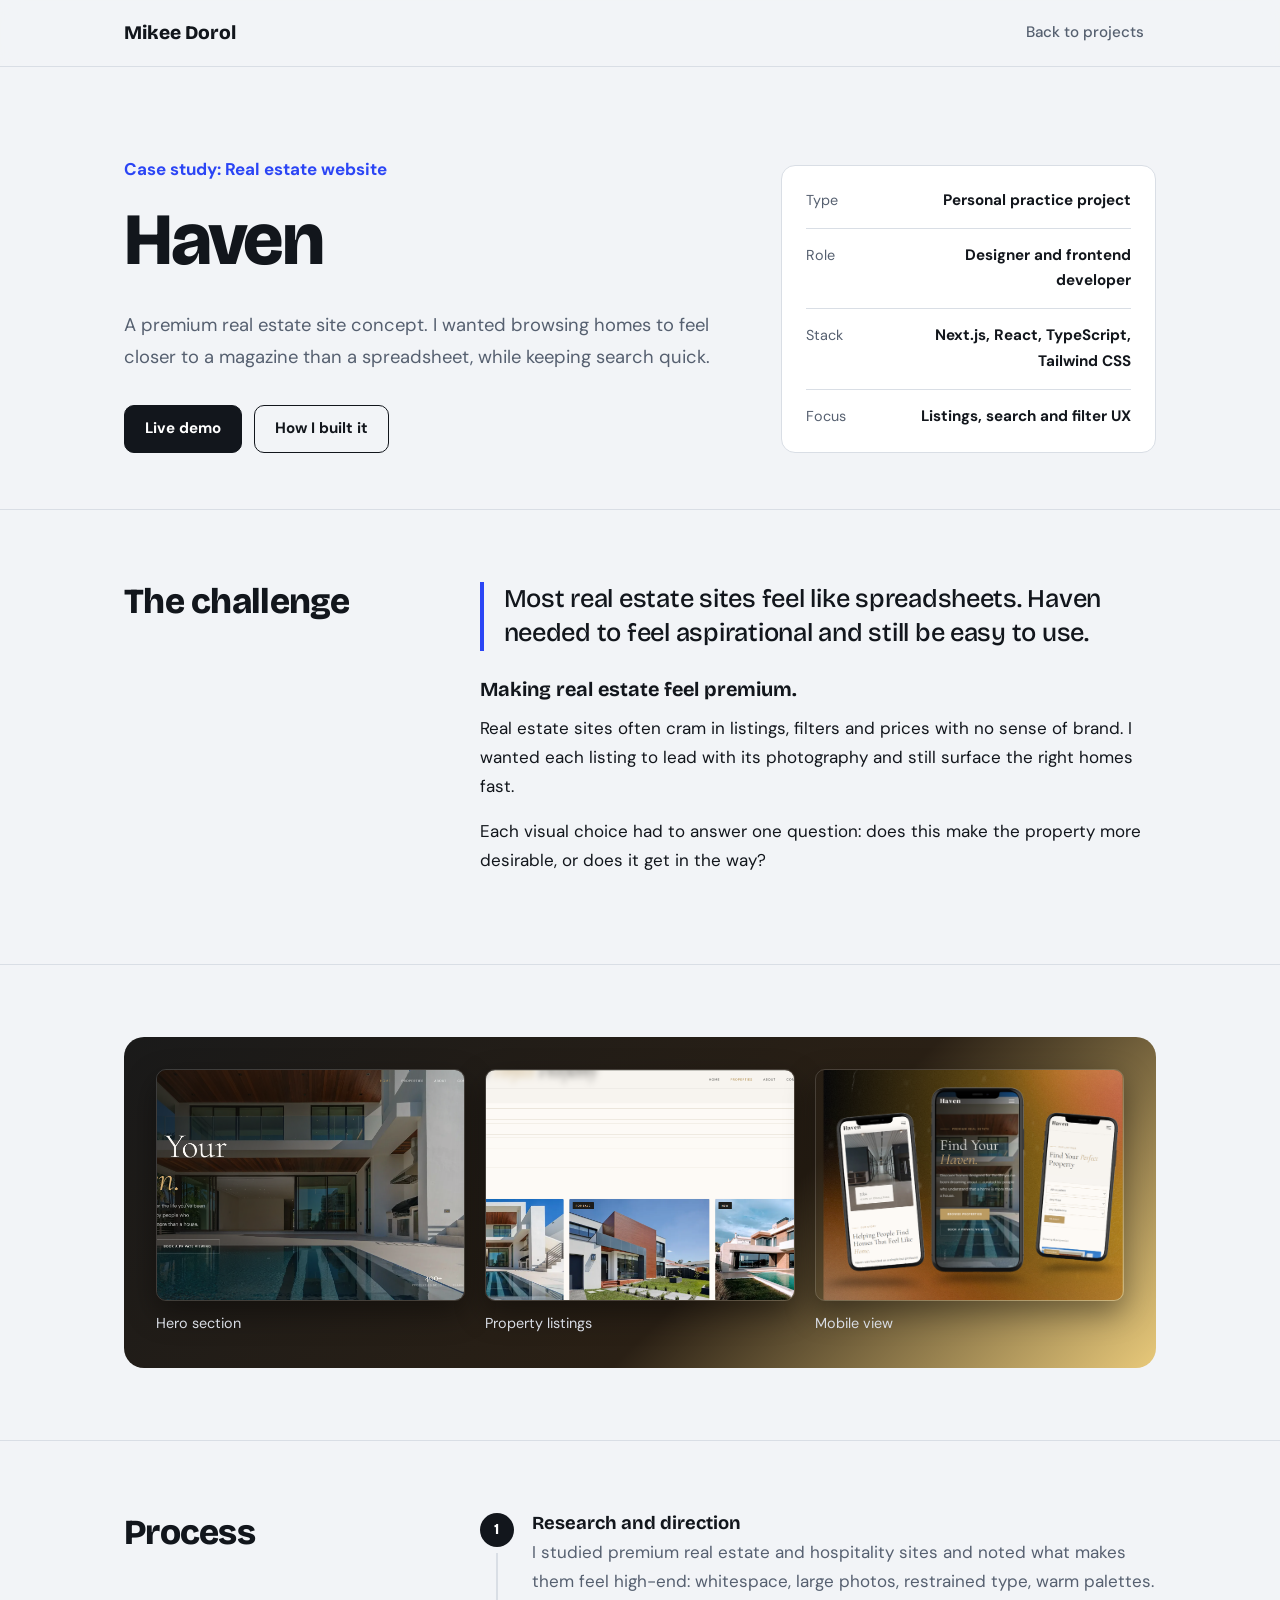
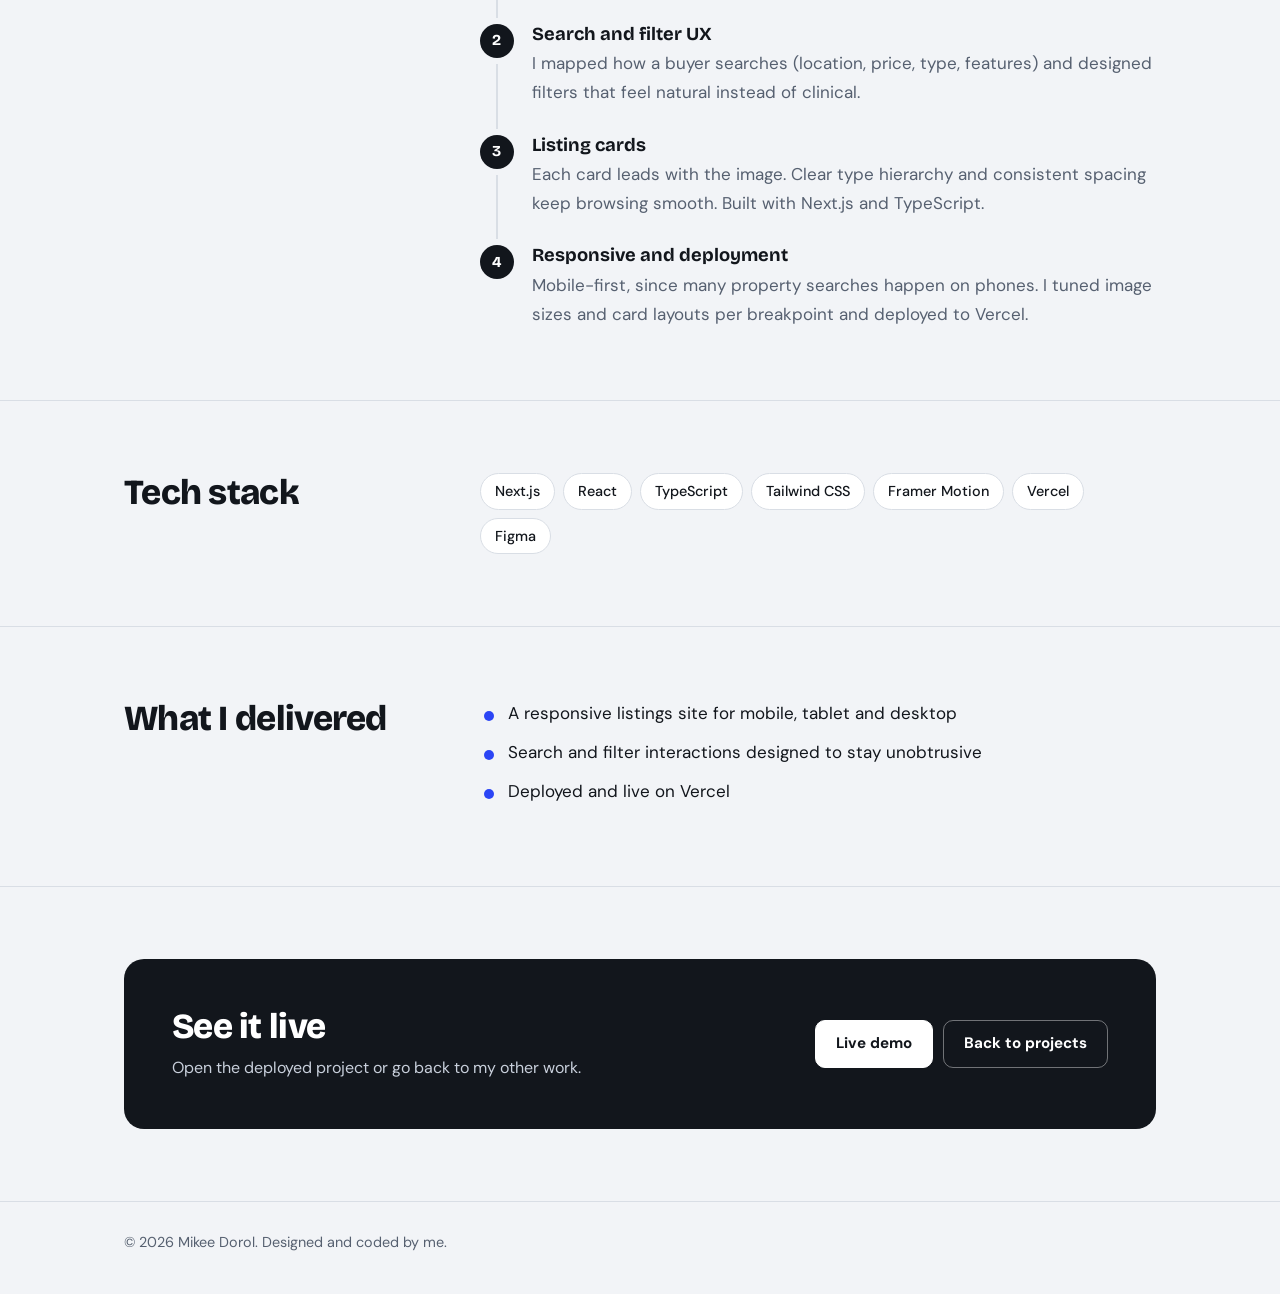
<file: case-study/haven.html>
<!DOCTYPE html>
<html lang="en">
<head>
  <meta charset="UTF-8" />
  <meta name="viewport" content="width=device-width, initial-scale=1.0" />
  <title>Haven | Case study | Mikee Dorol</title>
  <link rel="preconnect" href="https://fonts.googleapis.com" />
  <link rel="preconnect" href="https://fonts.gstatic.com" crossorigin />
  <link href="https://fonts.googleapis.com/css2?family=Bricolage+Grotesque:opsz,wght@12..96,500;12..96,700;12..96,800&family=DM+Sans:wght@400;500;700&display=swap" rel="stylesheet" />
  <link rel="stylesheet" href="../style.css" />
  <link rel="stylesheet" href="../case-study.css" />
</head>
<body>
  <header class="site-header">
    <div class="wrap header-inner">
      <a href="../index.html" class="brand">Mikee Dorol</a>
      <a href="../index.html#projects" class="back">Back to projects</a>
    </div>
  </header>

  <main>
    <section class="hero cs-hero">
      <div class="wrap hero-grid">
        <div>
          <p class="cs-kind">Case study: Real estate website</p>
          <h1>Haven</h1>
          <p class="lead">A premium real estate site concept. I wanted browsing homes to feel closer to a magazine than a spreadsheet, while keeping search quick.</p>
          <div class="actions">
            <a href="https://haven-real-estate-beta.vercel.app/" target="_blank" rel="noopener" class="btn btn-primary">Live demo</a>
            <a href="#process" class="btn btn-ghost">How I built it</a>
          </div>
        </div>
        <dl class="facts">
          <div><dt>Type</dt><dd>Personal practice project</dd></div>
          <div><dt>Role</dt><dd>Designer and frontend developer</dd></div>
          <div><dt>Stack</dt><dd>Next.js, React, TypeScript, Tailwind CSS</dd></div>
          <div><dt>Focus</dt><dd>Listings, search and filter UX</dd></div>
        </dl>
      </div>
    </section>

    <section class="section">
      <div class="wrap split">
        <h2>The challenge</h2>
        <div class="prose">
          <p class="quote">Most real estate sites feel like spreadsheets. Haven needed to feel aspirational and still be easy to use.</p>
          <h3 style="margin-bottom:12px">Making real estate feel premium.</h3>
          <p>Real estate sites often cram in listings, filters and prices with no sense of brand. I wanted each listing to lead with its photography and still surface the right homes fast.</p><p>Each visual choice had to answer one question: does this make the property more desirable, or does it get in the way?</p>
        </div>
      </div>
    </section>

    <section class="section">
      <div class="wrap">
        <div class="shots-band" style="background:linear-gradient(135deg,#1a1a1a 0%,#2a2015 60%,#e8c97a 100%)"><div class="shots"><figure><img src="../images/hero-img-haven.png" alt="Haven hero section" loading="lazy" onerror="this.closest('figure').remove()" /><figcaption>Hero section</figcaption></figure><figure><img src="../images/properties-img-haven.png" alt="Haven property listings" loading="lazy" onerror="this.closest('figure').remove()" /><figcaption>Property listings</figcaption></figure><figure><img src="../images/mobile-ver-haven.png" alt="Haven mobile view" loading="lazy" onerror="this.closest('figure').remove()" /><figcaption>Mobile view</figcaption></figure></div></div>
      </div>
    </section>

    <section id="process" class="section">
      <div class="wrap split"><h2>Process</h2><ol class="steps"><li><h3>Research and direction</h3><p>I studied premium real estate and hospitality sites and noted what makes them feel high-end: whitespace, large photos, restrained type, warm palettes.</p></li><li><h3>Search and filter UX</h3><p>I mapped how a buyer searches (location, price, type, features) and designed filters that feel natural instead of clinical.</p></li><li><h3>Listing cards</h3><p>Each card leads with the image. Clear type hierarchy and consistent spacing keep browsing smooth. Built with Next.js and TypeScript.</p></li><li><h3>Responsive and deployment</h3><p>Mobile-first, since many property searches happen on phones. I tuned image sizes and card layouts per breakpoint and deployed to Vercel.</p></li></ol></div>
    </section>

    <section class="section">
      <div class="wrap split"><h2>Tech stack</h2><ul class="tags"><li>Next.js</li><li>React</li><li>TypeScript</li><li>Tailwind CSS</li><li>Framer Motion</li><li>Vercel</li><li>Figma</li></ul></div>
    </section>

    <section class="section">
      <div class="wrap split"><h2>What I delivered</h2><ul class="outcome"><li>A responsive listings site for mobile, tablet and desktop</li><li>Search and filter interactions designed to stay unobtrusive</li><li>Deployed and live on Vercel</li></ul></div>
    </section>

    <section class="section cs-cta">
      <div class="wrap">
        <div class="ojt">
          <div><h2>See it live</h2><p>Open the deployed project or go back to my other work.</p></div>
          <div class="links">
            <a href="https://haven-real-estate-beta.vercel.app/" target="_blank" rel="noopener" class="btn btn-primary">Live demo</a>
            <a href="../index.html#projects" class="btn btn-ghost">Back to projects</a>
          </div>
        </div>
      </div>
    </section>
  </main>

  <footer class="footer"><div class="wrap">© 2026 Mikee Dorol. Designed and coded by me.</div></footer>
</body>
</html>
</file>
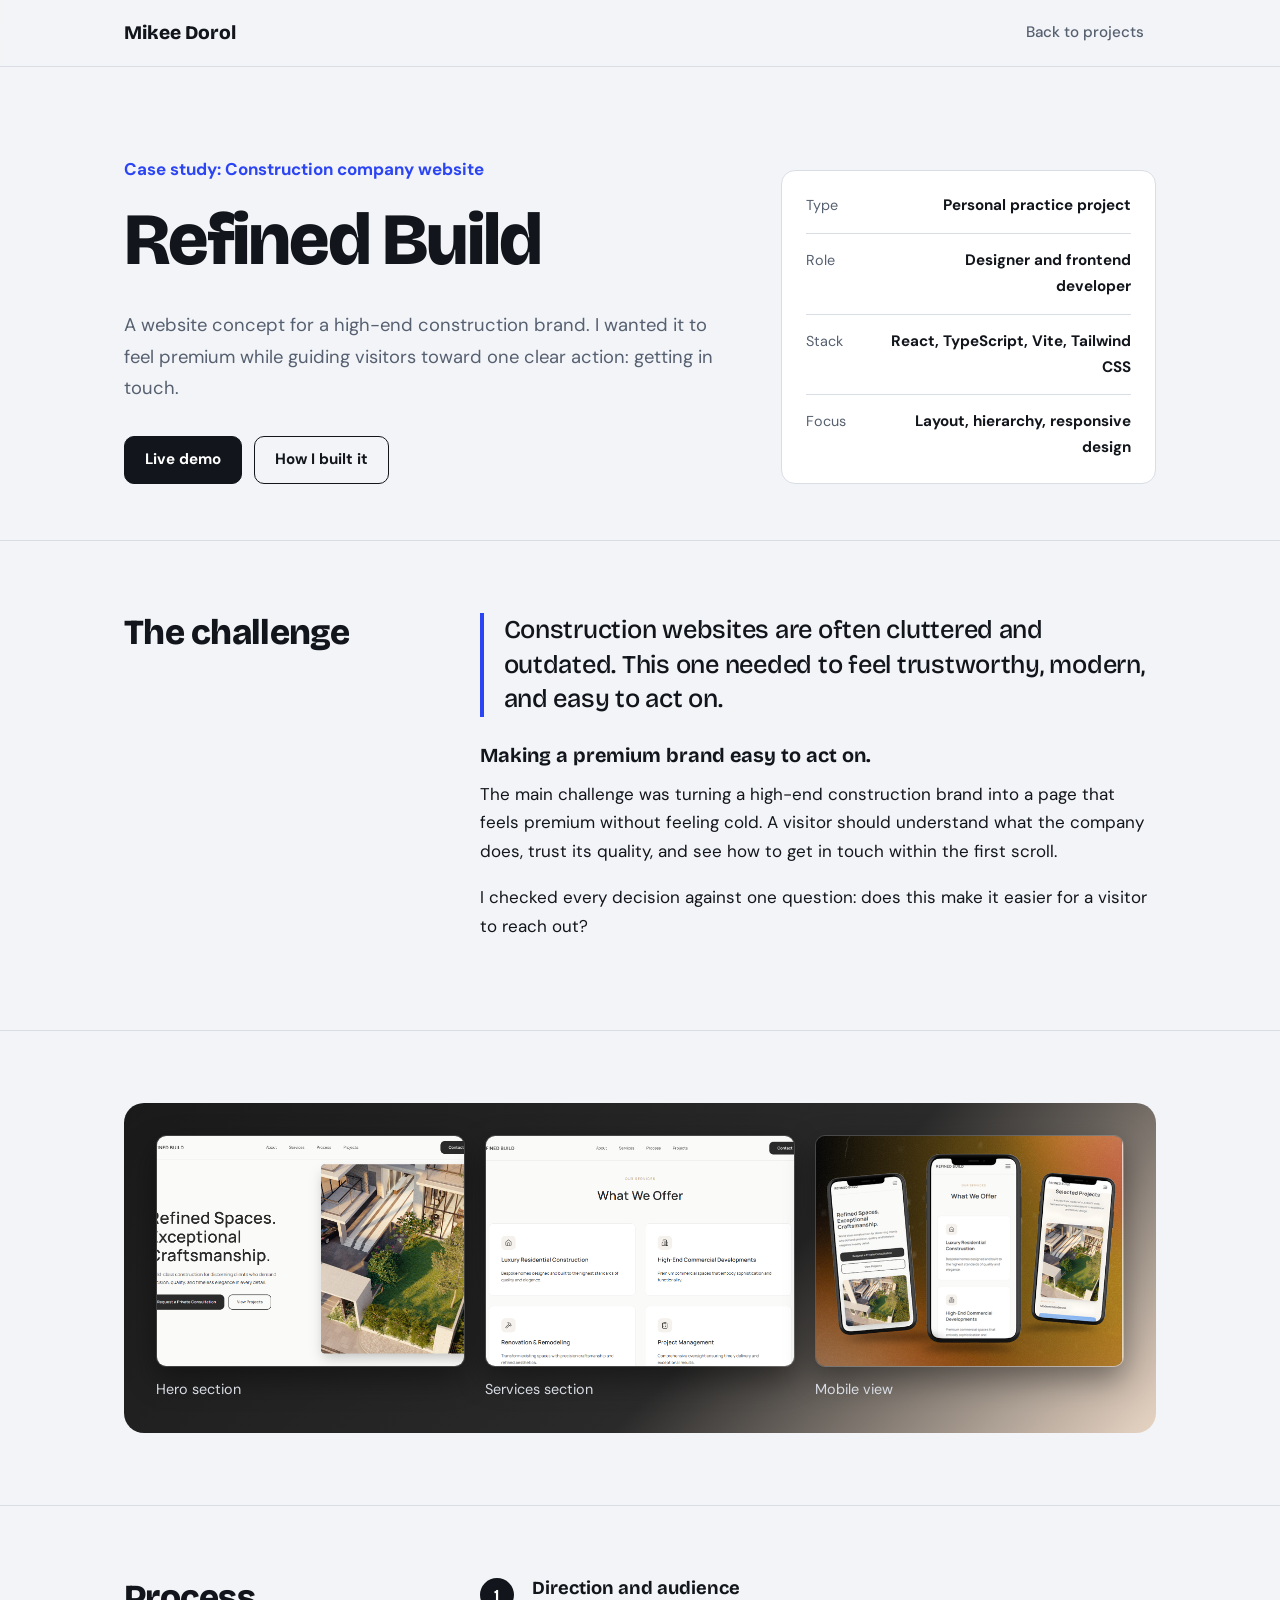
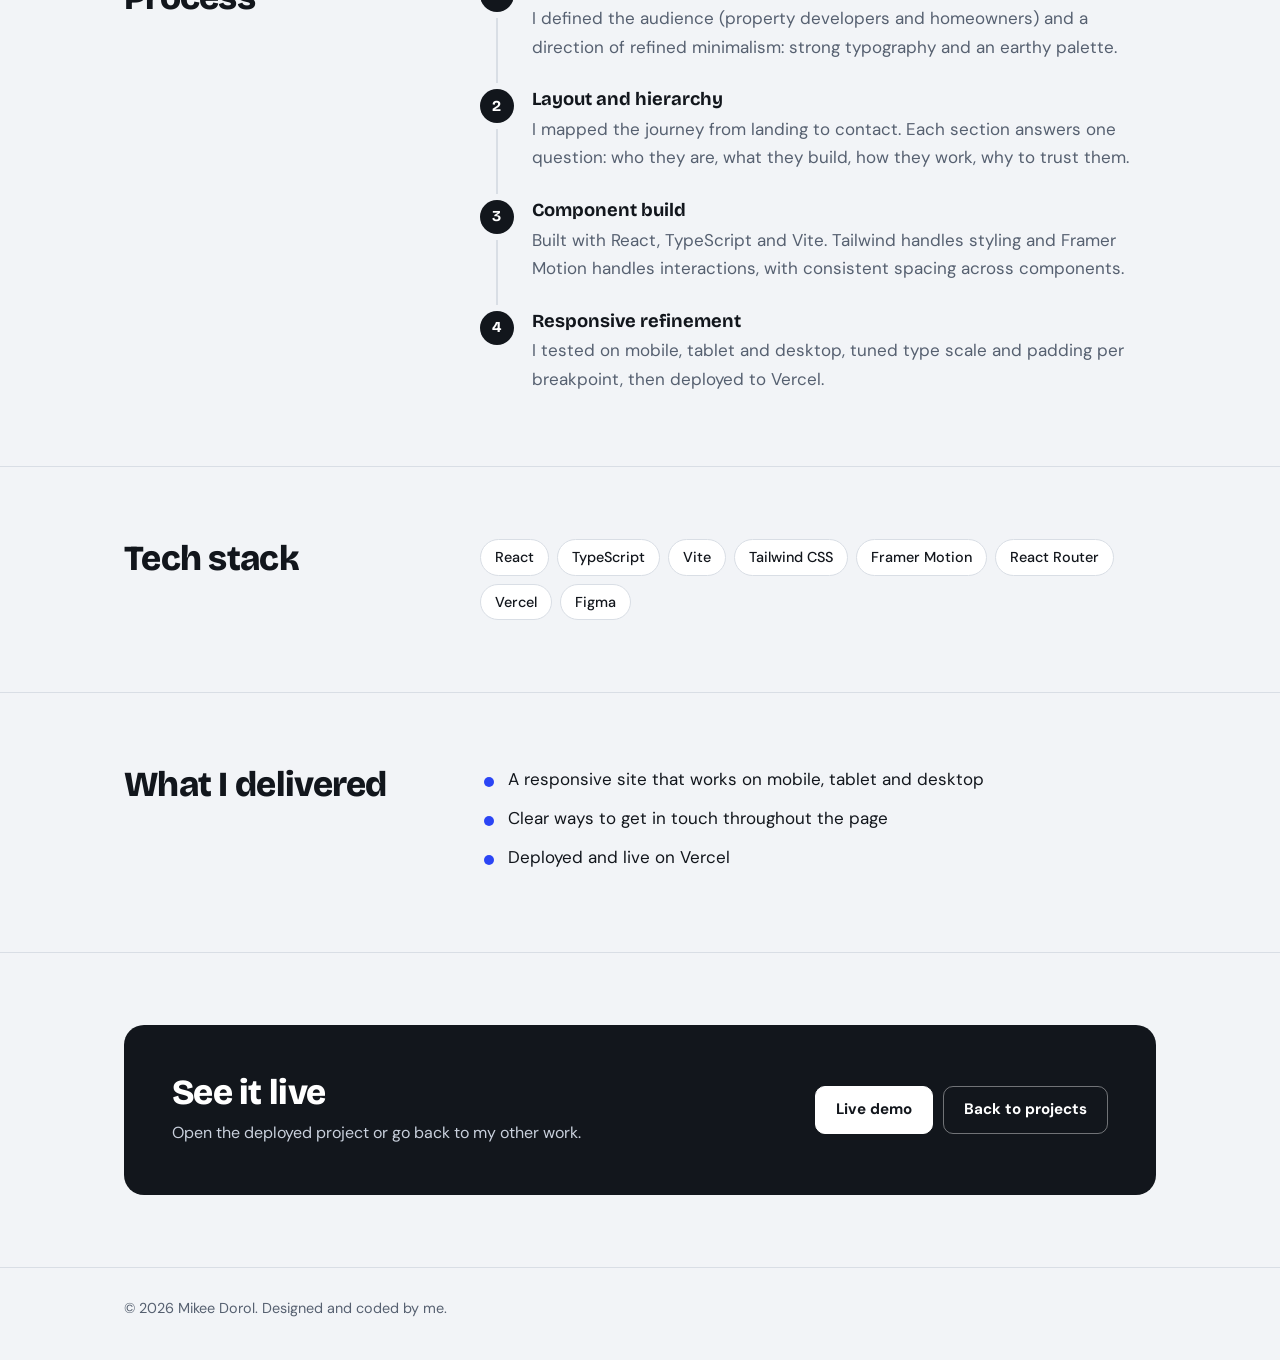
<file: case-study/refined-build.html>
<!DOCTYPE html>
<html lang="en">
<head>
  <meta charset="UTF-8" />
  <meta name="viewport" content="width=device-width, initial-scale=1.0" />
  <title>Refined Build | Case study | Mikee Dorol</title>
  <link rel="preconnect" href="https://fonts.googleapis.com" />
  <link rel="preconnect" href="https://fonts.gstatic.com" crossorigin />
  <link href="https://fonts.googleapis.com/css2?family=Bricolage+Grotesque:opsz,wght@12..96,500;12..96,700;12..96,800&family=DM+Sans:wght@400;500;700&display=swap" rel="stylesheet" />
  <link rel="stylesheet" href="../style.css" />
  <link rel="stylesheet" href="../case-study.css" />
</head>
<body>
  <header class="site-header">
    <div class="wrap header-inner">
      <a href="../index.html" class="brand">Mikee Dorol</a>
      <a href="../index.html#projects" class="back">Back to projects</a>
    </div>
  </header>

  <main>
    <section class="hero cs-hero">
      <div class="wrap hero-grid">
        <div>
          <p class="cs-kind">Case study: Construction company website</p>
          <h1>Refined Build</h1>
          <p class="lead">A website concept for a high-end construction brand. I wanted it to feel premium while guiding visitors toward one clear action: getting in touch.</p>
          <div class="actions">
            <a href="https://refined-build.vercel.app/" target="_blank" rel="noopener" class="btn btn-primary">Live demo</a>
            <a href="#process" class="btn btn-ghost">How I built it</a>
          </div>
        </div>
        <dl class="facts">
          <div><dt>Type</dt><dd>Personal practice project</dd></div>
          <div><dt>Role</dt><dd>Designer and frontend developer</dd></div>
          <div><dt>Stack</dt><dd>React, TypeScript, Vite, Tailwind CSS</dd></div>
          <div><dt>Focus</dt><dd>Layout, hierarchy, responsive design</dd></div>
        </dl>
      </div>
    </section>

    <section class="section">
      <div class="wrap split">
        <h2>The challenge</h2>
        <div class="prose">
          <p class="quote">Construction websites are often cluttered and outdated. This one needed to feel trustworthy, modern, and easy to act on.</p>
          <h3 style="margin-bottom:12px">Making a premium brand easy to act on.</h3>
          <p>The main challenge was turning a high-end construction brand into a page that feels premium without feeling cold. A visitor should understand what the company does, trust its quality, and see how to get in touch within the first scroll.</p><p>I checked every decision against one question: does this make it easier for a visitor to reach out?</p>
        </div>
      </div>
    </section>

    <section class="section">
      <div class="wrap">
        <div class="shots-band" style="background:linear-gradient(135deg,#1a1a1a 0%,#2a2a2a 60%,#e8d5c4 100%)"><div class="shots"><figure><img src="../images/hero-img-refined-build.png" alt="Refined Build hero section" loading="lazy" onerror="this.closest('figure').remove()" /><figcaption>Hero section</figcaption></figure><figure><img src="../images/services-img-refined-build.png" alt="Refined Build services section" loading="lazy" onerror="this.closest('figure').remove()" /><figcaption>Services section</figcaption></figure><figure><img src="../images/mobile-view.png" alt="Refined Build mobile view" loading="lazy" onerror="this.closest('figure').remove()" /><figcaption>Mobile view</figcaption></figure></div></div>
      </div>
    </section>

    <section id="process" class="section">
      <div class="wrap split"><h2>Process</h2><ol class="steps"><li><h3>Direction and audience</h3><p>I defined the audience (property developers and homeowners) and a direction of refined minimalism: strong typography and an earthy palette.</p></li><li><h3>Layout and hierarchy</h3><p>I mapped the journey from landing to contact. Each section answers one question: who they are, what they build, how they work, why to trust them.</p></li><li><h3>Component build</h3><p>Built with React, TypeScript and Vite. Tailwind handles styling and Framer Motion handles interactions, with consistent spacing across components.</p></li><li><h3>Responsive refinement</h3><p>I tested on mobile, tablet and desktop, tuned type scale and padding per breakpoint, then deployed to Vercel.</p></li></ol></div>
    </section>

    <section class="section">
      <div class="wrap split"><h2>Tech stack</h2><ul class="tags"><li>React</li><li>TypeScript</li><li>Vite</li><li>Tailwind CSS</li><li>Framer Motion</li><li>React Router</li><li>Vercel</li><li>Figma</li></ul></div>
    </section>

    <section class="section">
      <div class="wrap split"><h2>What I delivered</h2><ul class="outcome"><li>A responsive site that works on mobile, tablet and desktop</li><li>Clear ways to get in touch throughout the page</li><li>Deployed and live on Vercel</li></ul></div>
    </section>

    <section class="section cs-cta">
      <div class="wrap">
        <div class="ojt">
          <div><h2>See it live</h2><p>Open the deployed project or go back to my other work.</p></div>
          <div class="links">
            <a href="https://refined-build.vercel.app/" target="_blank" rel="noopener" class="btn btn-primary">Live demo</a>
            <a href="../index.html#projects" class="btn btn-ghost">Back to projects</a>
          </div>
        </div>
      </div>
    </section>
  </main>

  <footer class="footer"><div class="wrap">© 2026 Mikee Dorol. Designed and coded by me.</div></footer>
</body>
</html>
</file>
<file: style.css>
/* ── Tokens ── */
:root {
  --paper: #f2f4f7;
  --card: #ffffff;
  --ink: #12161c;
  --muted: #566070;
  --line: #d9dee5;
  --accent: #2b45f5;
  --accent-soft: #e4e8ff;
  --radius: 14px;
  --font-display: "Bricolage Grotesque", system-ui, sans-serif;
  --font-body: "DM Sans", system-ui, sans-serif;
}

*, *::before, *::after { box-sizing: border-box; }
html { scroll-behavior: smooth; scroll-padding-top: 80px; }
body {
  margin: 0;
  background: var(--paper);
  color: var(--ink);
  font-family: var(--font-body);
  font-size: 1.0625rem;
  line-height: 1.7;
}
img { max-width: 100%; display: block; }
a { color: inherit; }
h1, h2, h3 { font-family: var(--font-display); line-height: 1.15; margin: 0; }
p { margin: 0 0 1em; }
ul { list-style: none; margin: 0; padding: 0; }

:focus-visible { outline: 3px solid var(--accent); outline-offset: 3px; border-radius: 6px; }

.wrap { max-width: 1080px; margin: 0 auto; padding: 0 24px; }

/* ── Header ── */
.site-header {
  position: sticky; top: 0; z-index: 10;
  background: rgba(242, 244, 247, 0.9);
  backdrop-filter: blur(10px);
  border-bottom: 1px solid var(--line);
}
.header-inner { display: flex; align-items: center; justify-content: space-between; gap: 16px; padding-top: 14px; padding-bottom: 14px; flex-wrap: wrap; }
.brand { font-family: var(--font-display); font-weight: 800; font-size: 1.2rem; text-decoration: none; }
.nav { display: flex; gap: 4px; flex-wrap: wrap; }
.nav a { padding: 6px 12px; border-radius: 8px; font-size: 0.95rem; font-weight: 500; text-decoration: none; color: var(--muted); transition: color .2s, background .2s; }
.nav a:hover { color: var(--ink); background: var(--accent-soft); }

/* ── Buttons ── */
.btn { display: inline-block; padding: 10px 20px; border-radius: 10px; font-weight: 700; font-size: 0.95rem; text-decoration: none; border: 1.5px solid var(--ink); transition: background .2s, color .2s, border-color .2s; }
.btn-primary { background: var(--ink); color: #fff; }
.btn-primary:hover { background: var(--accent); border-color: var(--accent); }
.btn-ghost { background: transparent; color: var(--ink); }
.btn-ghost:hover { background: var(--ink); color: #fff; }

/* ── Hero (the one bold moment) ── */
.hero { padding: 88px 0 72px; }
.hero-grid { display: grid; grid-template-columns: 1.6fr 1fr; gap: 56px; align-items: end; }
.hero h1 { font-size: clamp(2.4rem, 5.6vw, 4.4rem); font-weight: 800; letter-spacing: -0.03em; margin-bottom: 28px; }
.lead { font-size: 1.15rem; color: var(--muted); max-width: 58ch; margin-bottom: 32px; }
.actions { display: flex; flex-wrap: wrap; gap: 12px; }

.facts { margin: 0; background: var(--card); border: 1px solid var(--line); border-radius: var(--radius); padding: 8px 24px; }
.facts > div { display: flex; justify-content: space-between; gap: 16px; padding: 14px 0; border-bottom: 1px solid var(--line); }
.facts > div:last-child { border-bottom: 0; }
.facts dt { color: var(--muted); font-size: 0.9rem; }
.facts dd { margin: 0; font-weight: 700; text-align: right; font-size: 0.95rem; }
.status { color: var(--accent); }
.status::before { content: ""; display: inline-block; width: 8px; height: 8px; margin-right: 8px; border-radius: 50%; background: var(--accent); }

/* ── Sections ── */
.section { padding: 72px 0; border-top: 1px solid var(--line); }
.section h2 { font-size: clamp(1.7rem, 3vw, 2.2rem); font-weight: 800; letter-spacing: -0.02em; }
.split { display: grid; grid-template-columns: 1fr 2.2fr; gap: 48px; }
.prose { max-width: 62ch; }
.section-note { color: var(--muted); max-width: 60ch; margin: 12px 0 40px; }

/* ── Tags & skills ── */
.tags { display: flex; flex-wrap: wrap; gap: 8px; }
.tags li { padding: 5px 14px; background: var(--card); border: 1px solid var(--line); border-radius: 999px; font-size: 0.9rem; font-weight: 500; }
.tags-sm li { padding: 3px 11px; font-size: 0.8rem; background: var(--accent-soft); border-color: transparent; color: var(--accent); font-weight: 700; }
.skills { display: grid; gap: 28px; }
.skills h3 { font-size: 1rem; margin-bottom: 10px; color: var(--muted); font-family: var(--font-body); font-weight: 700; }

/* ── Projects ── */
.projects { display: grid; gap: 28px; }
.project { display: grid; grid-template-columns: 1fr 1.1fr; background: var(--card); border: 1px solid var(--line); border-radius: var(--radius); overflow: hidden; }
.project:nth-child(even) { grid-template-columns: 1.1fr 1fr; }
.project:nth-child(even) .shot { order: 2; }
.shot { display: flex; align-items: flex-end; justify-content: center; padding: 32px 28px 0; min-height: 280px; overflow: hidden; }
.shot img { width: 100%; max-width: 420px; border-radius: 8px 8px 0 0; object-fit: cover; object-position: top; border: 1px solid rgba(255,255,255,.15); box-shadow: 0 -8px 30px rgba(0,0,0,.4); }
.project-body { padding: 32px; display: flex; flex-direction: column; gap: 4px; }
.project-body h3 { font-size: 1.6rem; font-weight: 800; letter-spacing: -0.02em; }
.kind { color: var(--muted); font-size: 0.95rem; margin-bottom: 10px; }
.project-body > p:not(.kind) { font-size: 1rem; }
.project-body .tags { margin-bottom: 22px; }
.links { display: flex; flex-wrap: wrap; gap: 10px; margin-top: auto; }

/* ── OJT ── */
.ojt { background: var(--ink); color: #fff; border-radius: 20px; padding: 48px; }
.ojt h2 { margin-bottom: 32px; }
.ojt-grid { display: grid; grid-template-columns: repeat(3, 1fr); gap: 32px; }
.ojt h3 { font-size: 1.1rem; margin-bottom: 8px; color: #b8c2ff; }
.ojt p { color: #c9d0dc; font-size: 1rem; margin: 0; }

/* ── Contact & footer ── */
.email { font-family: var(--font-display); font-size: clamp(1.3rem, 3vw, 1.9rem); font-weight: 700; color: var(--accent); text-underline-offset: 6px; }
.email:hover { color: var(--ink); }
.footer { padding: 28px 0 40px; border-top: 1px solid var(--line); color: var(--muted); font-size: 0.9rem; }

/* ── Responsive ── */
@media (max-width: 860px) {
  .hero { padding: 56px 0 48px; }
  .hero-grid, .split { grid-template-columns: 1fr; gap: 32px; }
  .project, .project:nth-child(even) { grid-template-columns: 1fr; }
  .project:nth-child(even) .shot { order: 0; }
  .shot { min-height: 220px; }
  .ojt { padding: 32px 24px; }
  .ojt-grid { grid-template-columns: 1fr; gap: 24px; }
}
@media (max-width: 520px) {
  .header-inner { justify-content: center; }
  .project-body { padding: 24px 20px; }
}

@media (prefers-reduced-motion: reduce) {
  html { scroll-behavior: auto; }
  * { transition: none !important; }
}
</file>
<file: case-study.css>
/* Extends ../style.css (tokens, header, buttons, tags, facts, ojt block, footer) */
.back { font-weight: 500; font-size: 0.95rem; text-decoration: none; color: var(--muted); padding: 6px 12px; border-radius: 8px; transition: color .2s, background .2s; }
.back:hover { color: var(--ink); background: var(--accent-soft); }

.cs-hero { padding-bottom: 56px; }
.cs-hero h1 { font-size: clamp(2.4rem, 6vw, 4.6rem); }
.cs-kind { color: var(--accent); font-weight: 700; margin-bottom: 14px; }
.facts dd { max-width: 22ch; }

.quote { font-family: var(--font-display); font-size: clamp(1.25rem, 2.4vw, 1.6rem); font-weight: 500; line-height: 1.35; letter-spacing: -0.01em; margin: 0 0 28px; padding-left: 20px; border-left: 4px solid var(--accent); max-width: 40ch; }

.feature-list { display: grid; grid-template-columns: repeat(2, 1fr); gap: 16px; }
.feature-list article { background: var(--card); border: 1px solid var(--line); border-radius: var(--radius); padding: 22px; }
.feature-list h3 { font-size: 1.1rem; margin-bottom: 6px; }
.feature-list p { margin: 0; color: var(--muted); font-size: 0.98rem; }

.shots-band { border-radius: 20px; padding: 32px; }
.shots { display: grid; grid-template-columns: repeat(3, 1fr); gap: 20px; margin: 0; }
.shots figure { margin: 0; }
.shots img { width: 100%; aspect-ratio: 4 / 3; object-fit: cover; object-position: top; border-radius: 10px; border: 1px solid rgba(255,255,255,.15); box-shadow: 0 12px 30px rgba(0,0,0,.4); }
.shots figcaption { margin-top: 10px; color: #d8dce4; font-size: 0.9rem; }

.steps { list-style: none; counter-reset: step; display: grid; gap: 0; padding: 0; margin: 0; max-width: 64ch; }
.steps li { counter-increment: step; position: relative; padding: 0 0 28px 52px; }
.steps li::before { content: counter(step); position: absolute; left: 0; top: 0; width: 34px; height: 34px; display: grid; place-items: center; border-radius: 50%; background: var(--ink); color: #fff; font-family: var(--font-display); font-weight: 700; font-size: 0.95rem; }
.steps li::after { content: ""; position: absolute; left: 16px; top: 40px; bottom: 6px; width: 2px; background: var(--line); }
.steps li:last-child { padding-bottom: 0; }
.steps li:last-child::after { display: none; }
.steps h3 { font-size: 1.15rem; margin-bottom: 4px; }
.steps p { margin: 0; color: var(--muted); }

.outcome { display: grid; gap: 10px; max-width: 62ch; }
.outcome li { position: relative; padding-left: 28px; }
.outcome li::before { content: ""; position: absolute; left: 4px; top: 0.7em; width: 10px; height: 10px; border-radius: 50%; background: var(--accent); }

.cs-cta { margin-top: 8px; }
.cs-cta .ojt { display: flex; align-items: center; justify-content: space-between; gap: 24px; flex-wrap: wrap; }
.cs-cta h2 { margin: 0 0 6px; }
.cs-cta p { margin: 0; color: #c9d0dc; }
.cs-cta .links { margin: 0; }
.cs-cta .btn-primary { background: #fff; color: var(--ink); border-color: #fff; }
.cs-cta .btn-primary:hover { background: var(--accent); color: #fff; border-color: var(--accent); }
.cs-cta .btn-ghost { color: #fff; border-color: rgba(255,255,255,.4); }
.cs-cta .btn-ghost:hover { background: #fff; color: var(--ink); }

@media (max-width: 860px) {
  .feature-list, .shots { grid-template-columns: 1fr; }
  .shots-band { padding: 20px; }
}
</file>
